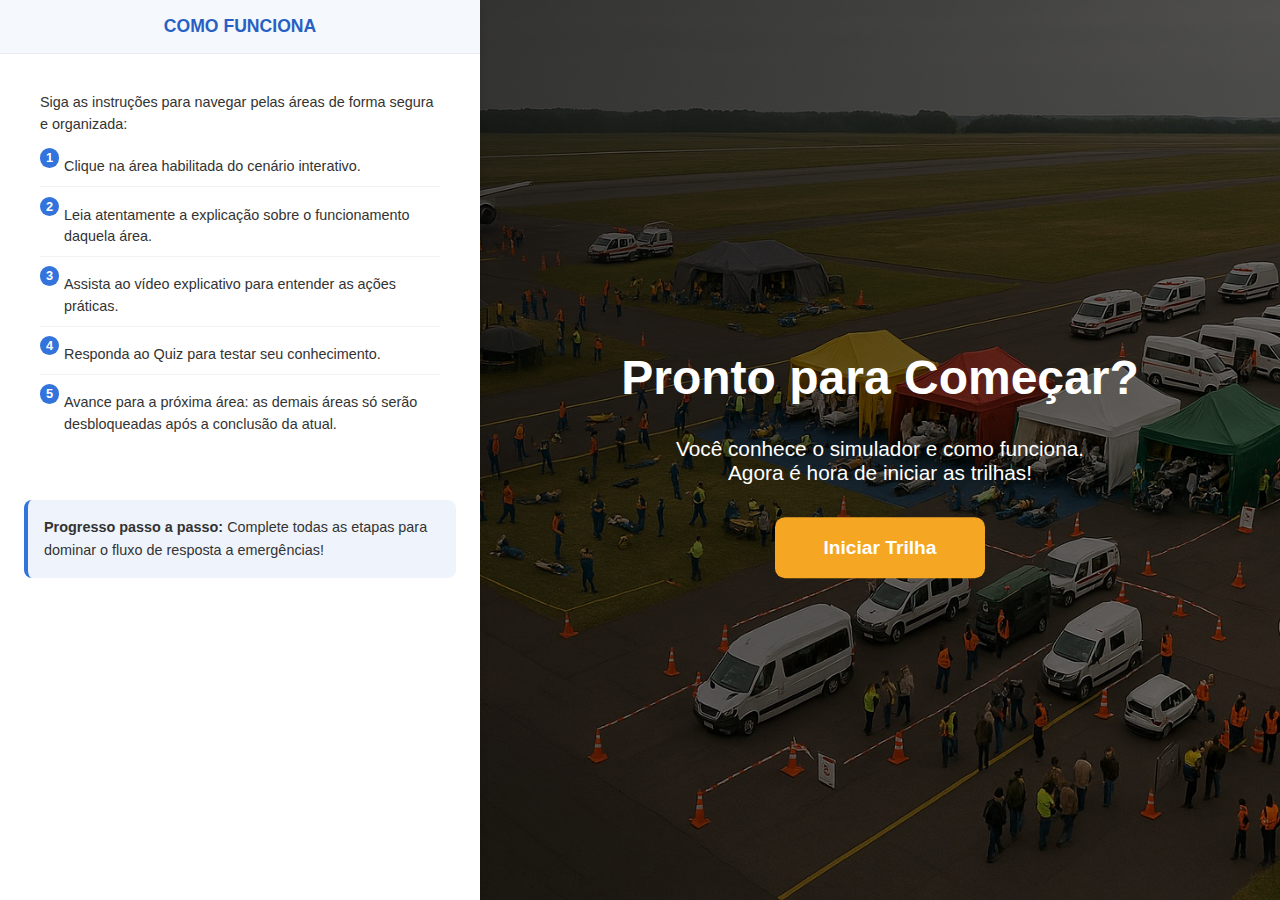
<file: como-funciona.html>
<!DOCTYPE html>
<html lang="pt-BR">
<head>
  <meta charset="UTF-8">
  <meta name="viewport" content="width=device-width, initial-scale=1.0, maximum-scale=1.0, user-scalable=no">
  <title>Como Funciona | Simulador INFRAERO</title>
  <link rel="stylesheet" href="css/modern-layout.css">
  <link rel="stylesheet" href="https://cdnjs.cloudflare.com/ajax/libs/font-awesome/6.0.0/css/all.min.css">
  <link rel="preconnect" href="https://fonts.googleapis.com">
  <link rel="preconnect" href="https://fonts.gstatic.com" crossorigin>
  <link href="https://fonts.googleapis.com/css2?family=Inter:wght@300;400;500;600;700&display=swap" rel="stylesheet">
  <style>
    .page-container {
      padding: 0;
      display: flex;
      flex-direction: column;
      height: 100%;
    }

    .page-header {
      background: linear-gradient(135deg, var(--secondary-color) 0%, var(--dark-color) 100%);
      color: white;
      padding: 2rem;
      text-align: center;
      position: relative;
      border-radius: 0 0 var(--border-radius) var(--border-radius);
      margin-bottom: 2rem;
    }

    .page-title {
      font-size: 2.5rem;
      font-weight: 700;
      margin-bottom: 0.5rem;
      text-shadow: 0 2px 4px rgba(0, 0, 0, 0.2);
    }

    .page-subtitle {
      font-size: 1.2rem;
      font-weight: 400;
      opacity: 0.9;
      max-width: 800px;
      margin: 0 auto;
    }

    .page-content {
      flex: 1;
      padding: 0 2rem 2rem;
      overflow-y: auto;
    }

    .step-container {
      display: flex;
      flex-direction: column;
      gap: 2rem;
      margin: 2rem 0;
    }

    .step-card {
      background-color: white;
      border-radius: var(--border-radius);
      box-shadow: var(--shadow-md);
      display: flex;
      overflow: hidden;
      transition: all var(--transition-speed) ease;
      position: relative;
    }

    .step-card:hover {
      transform: translateY(-3px);
      box-shadow: var(--shadow-lg);
    }

    .step-number {
      background-color: var(--primary-color);
      color: white;
      width: 80px;
      min-width: 80px;
      display: flex;
      align-items: center;
      justify-content: center;
      font-size: 2rem;
      font-weight: 700;
    }

    .step-content {
      padding: 1.5rem;
      flex: 1;
    }

    .step-title {
      font-size: 1.3rem;
      font-weight: 600;
      color: var(--primary-dark);
      margin-bottom: 0.5rem;
    }

    .step-desc {
      color: var(--text-color);
      line-height: 1.6;
    }

    .step-icon {
      margin-right: 0.5rem;
      color: var(--primary-color);
    }

    .feature-list {
      background-color: white;
      border-radius: var(--border-radius);
      box-shadow: var(--shadow-md);
      padding: 1.5rem;
      margin: 2rem 0;
    }

    .feature-item {
      display: flex;
      align-items: flex-start;
      padding: 1rem 0;
      border-bottom: 1px solid rgba(0,0,0,0.05);
    }

    .feature-item:last-child {
      border-bottom: none;
    }

    .feature-icon {
      background-color: rgba(50, 115, 220, 0.1);
      color: var(--primary-color);
      width: 40px;
      height: 40px;
      min-width: 40px;
      border-radius: 50%;
      display: flex;
      align-items: center;
      justify-content: center;
      margin-right: 1rem;
    }

    .feature-info {
      flex: 1;
    }

    .feature-title {
      font-weight: 600;
      margin-bottom: 0.3rem;
    }

    .feature-desc {
      color: var(--text-light);
      font-size: 0.95rem;
      line-height: 1.5;
    }

    .tips-box {
      background-color: rgba(245, 166, 35, 0.1);
      border-left: 4px solid var(--accent-color);
      padding: 1.5rem;
      border-radius: 0 var(--border-radius) var(--border-radius) 0;
      margin: 2rem 0;
    }

    .tips-title {
      color: var(--accent-color);
      font-weight: 600;
      display: flex;
      align-items: center;
      margin-bottom: 1rem;
    }

    .tips-title i {
      margin-right: 0.5rem;
    }

    .tips-list {
      margin: 0;
      padding: 0 0 0 1.5rem;
    }

    .tips-list li {
      margin-bottom: 0.8rem;
      line-height: 1.5;
    }

    .tips-list li:last-child {
      margin-bottom: 0;
    }

    .navigation-flow {
      background-color: white;
      border-radius: var(--border-radius);
      box-shadow: var(--shadow-md);
      padding: 1.5rem;
      margin: 2rem 0;
      position: relative;
    }

    .flow-title {
      text-align: center;
      margin-bottom: 1.5rem;
      font-weight: 600;
      color: var(--primary-dark);
    }

    .flow-diagram {
      display: flex;
      align-items: center;
      justify-content: space-between;
      margin: 0 auto;
      max-width: 800px;
    }

    .flow-step {
      flex: 1;
      text-align: center;
      padding: 1rem 0.5rem;
      position: relative;
    }

    .flow-step:not(:last-child):after {
      content: "→";
      position: absolute;
      right: -10px;
      top: 50%;
      transform: translateY(-50%);
      font-size: 1.5rem;
      color: var(--text-light);
    }

    .flow-icon {
      background-color: var(--primary-color);
      color: white;
      width: 50px;
      height: 50px;
      border-radius: 50%;
      display: flex;
      align-items: center;
      justify-content: center;
      margin: 0 auto 0.5rem;
      font-size: 1.2rem;
    }

    .flow-text {
      font-size: 0.9rem;
      font-weight: 500;
    }

    @media (max-width: 768px) {
      .step-card {
        flex-direction: column;
      }

      .step-number {
        width: 100%;
        height: 60px;
      }

      .flow-diagram {
        flex-direction: column;
      }

      .flow-step {
        margin-bottom: 1rem;
      }

      .flow-step:not(:last-child):after {
        content: "↓";
        position: absolute;
        right: 50%;
        top: auto;
        bottom: -20px;
        transform: translateX(50%);
      }
    }
  </style>
</head>  <body>
    <!-- Botão de menu mobile -->
    <button class="menu-toggle" onclick="toggleSidebar()">
      <i class="fas fa-bars"></i>
    </button>
    
    <!-- Overlay para fechar sidebar -->
    <div class="sidebar-overlay" onclick="closeSidebar()"></div>
    
    <div class="main-container">
    <!-- Sidebar com conteúdo simplificado -->
    <aside class="sidebar">
      <div class="sidebar-title">Como Funciona</div>
      
      <div class="sidebar-content">
        <div class="sidebar-section">
          <p>Siga as instruções para navegar pelas áreas de forma segura e organizada:</p>
          <ul class="sidebar-list sidebar-steps">
            <li>Clique na área habilitada do cenário interativo.</li>
            <li>Leia atentamente a explicação sobre o funcionamento daquela área.</li>
            <li>Assista ao vídeo explicativo para entender as ações práticas.</li>
            <li>Responda ao Quiz para testar seu conhecimento.</li>
            <li>Avance para a próxima área: as demais áreas só serão desbloqueadas após a conclusão da atual.</li>
          </ul>
        </div>
        
        <div class="sidebar-highlight">
          <p><strong>Progresso passo a passo:</strong> Complete todas as etapas para dominar o fluxo de resposta a emergências!</p>
        </div>
      </div>
    </aside>
    
    <!-- Conteúdo principal -->
    <main class="main-content">
      <div class="page-with-bg">
        <img src="assets/images/campo.jpg" alt="Campo de Operações" class="bg-image">
        <div class="overlay"></div>
        
        <div class="centered-content" style="color: white; text-align: center;">
          <h1 style="font-size: 3rem;">Pronto para Começar?</h1>
          <p style="font-size: 1.3rem; margin-bottom: 2rem;">Você conhece o simulador e como funciona. <br/> Agora é hora de iniciar as trilhas!</p>

          <a href="mapa.html" class="btn btn-lg" style="font-size: 1.2rem; padding: 1.2rem 3rem; background: #f5a623; border: none;">Iniciar Trilha</a>
        </div>
      </div>
    </main>
  </div>
  
  <script>
    // Função para toggle da sidebar em mobile
    function toggleSidebar() {
      const sidebar = document.querySelector('.sidebar');
      const overlay = document.querySelector('.sidebar-overlay');
      
      sidebar.classList.toggle('active');
      overlay.classList.toggle('active');
    }
    
    // Função para fechar sidebar
    function closeSidebar() {
      const sidebar = document.querySelector('.sidebar');
      const overlay = document.querySelector('.sidebar-overlay');
      
      sidebar.classList.remove('active');
      overlay.classList.remove('active');
    }
    
    // Fechar sidebar ao clicar fora dela em mobile
    document.addEventListener('click', function(e) {
      const sidebar = document.querySelector('.sidebar');
      const menuToggle = document.querySelector('.menu-toggle');
      
      if (window.innerWidth <= 992 && 
          !sidebar.contains(e.target) && 
          !menuToggle.contains(e.target) &&
          sidebar.classList.contains('active')) {
        closeSidebar();
      }
    });
    
    // Fechar sidebar ao clicar em links
    const sidebarLinks = document.querySelectorAll('.sidebar a');
    sidebarLinks.forEach(link => {
      link.addEventListener('click', closeSidebar);
    });
    
    // Prevenir zoom duplo em mobile
    let lastTouchEnd = 0;
    document.addEventListener('touchend', function(e) {
      const now = (new Date()).getTime();
      if (now - lastTouchEnd <= 300) {
        e.preventDefault();
      }
      lastTouchEnd = now;
    }, false);
  </script>
</body>
</html>
</file>
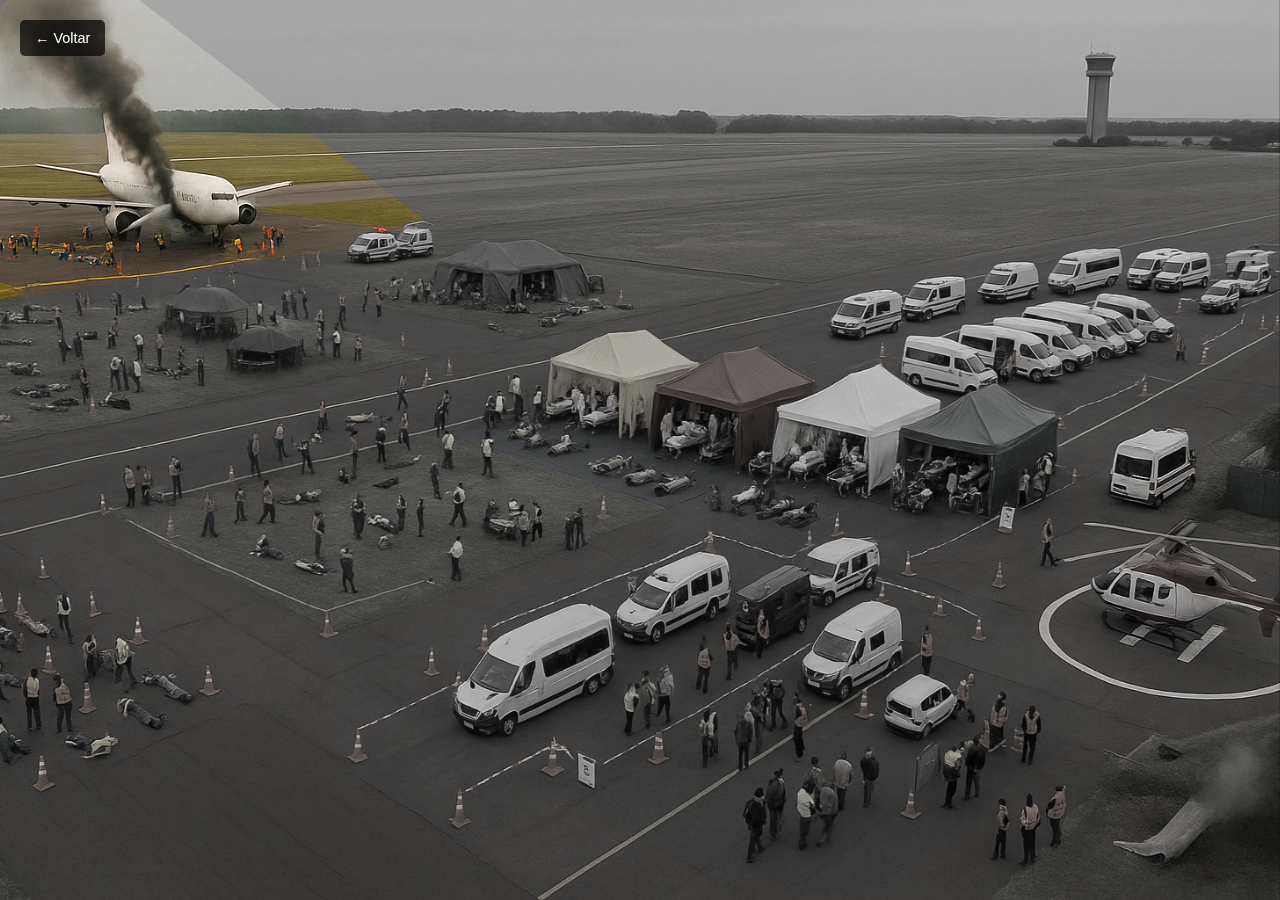
<file: final.html>
<!DOCTYPE html>
<html lang="pt-br">
<head>
  <meta charset="UTF-8">
  <meta name="viewport" content="width=device-width, initial-scale=1.0, maximum-scale=1.0, user-scalable=no">
  <title>Simulador INFRAERO - Conclusão</title>
  <link rel="stylesheet" href="css/modern-layout.css">
  <link rel="stylesheet" href="https://cdnjs.cloudflare.com/ajax/libs/font-awesome/6.0.0/css/all.min.css">
  <style>
    .campo-container {
      position: relative;
      width: 100%;
      height: 100vh;
      overflow: hidden;
    }
    
    .campo-img {
      width: 100%;
      height: 100%;
      object-fit: cover;
      filter: brightness(1.05) contrast(1.05) saturate(1.1);
      animation: zoomEffect 45s infinite alternate ease-in-out;
      z-index: 1;
    }
    
    @keyframes zoomEffect {
      0% { transform: scale(1); }
      100% { transform: scale(1.03); }
    }
    
    /* Estilos simplificados sem as áreas */
    .conclusao-container {
      position: absolute;
      top: 50%;
      left: 50%;
      transform: translate(-50%, -50%);
      text-align: center;
      z-index: 100;
      width: 90%;
      max-width: 800px;
    }
    
    .conclusao-card {
      background: rgba(255, 255, 255, 0.95);
      padding: 50px 60px;
      border-radius: var(--border-radius);
      box-shadow: var(--shadow-lg);
      backdrop-filter: blur(10px);
      border: 1px solid rgba(255, 255, 255, 0.6);
      animation: fadeIn 1s ease-out, floatUp 1.5s ease-out;
    }
    
    .conclusao-card h1 {
      margin: 0;
      color: var(--primary-dark);
      font-size: 2rem;
      font-weight: 700;
      text-shadow: 0 1px 2px rgba(0, 0, 0, 0.1);
      line-height: 1.2;
      letter-spacing: -0.5px;
    }
    
    .conclusao-card h2 {
      margin: 10px 0 20px;
      color: var(--primary-color);
      font-size: 1.8rem;
      font-weight: 500;
    }
    
    .conclusao-card p {
      margin: 20px 0 0;
      color: var(--secondary-color);
      font-size: 1.1rem;
      line-height: 1.6;
    }
    
    @keyframes fadeIn {
      from { opacity: 0; }
      to { opacity: 1; }
    }
    
    @keyframes floatUp {
      from { transform: translateY(30px); }
      to { transform: translateY(0); }
    }
    
    /* Responsividade Mobile */
    @media (max-width: 1024px) {
      .conclusao-card {
        padding: 40px 50px;
        max-width: 90%;
      }
      
      .conclusao-card h1 {
        font-size: 1.8rem;
      }
      
      .conclusao-card h2 {
        font-size: 1.6rem;
      }
      
      .conclusao-card p {
        font-size: 1rem;
      }
    }
    
    @media (max-width: 768px) {
      .conclusao-card {
        padding: 30px 40px;
        width: 95%;
        max-width: 95%;
      }
      
      .conclusao-card h1 {
        font-size: 1.6rem;
        line-height: 1.3;
      }
      
      .conclusao-card h2 {
        font-size: 1.4rem;
        margin: 15px 0;
      }
      
      .conclusao-card p {
        font-size: 0.95rem;
        line-height: 1.5;
        margin: 15px 0;
      }
    }
    
    @media (max-width: 480px) {
      .conclusao-container {
        width: 95%;
        padding: 0 10px;
      }
      
      .conclusao-card {
        padding: 25px 20px;
        margin: 10px;
      }
      
      .conclusao-card h1 {
        font-size: 1.4rem;
        line-height: 1.3;
        margin-bottom: 10px;
      }
      
      .conclusao-card h2 {
        font-size: 1.2rem;
        margin: 10px 0 15px;
      }
      
      .conclusao-card p {
        font-size: 0.9rem;
        line-height: 1.4;
        margin: 10px 0;
      }
    }
    
    @media (max-width: 360px) {
      .conclusao-card {
        padding: 20px 15px;
      }
      
      .conclusao-card h1 {
        font-size: 1.3rem;
      }
      
      .conclusao-card h2 {
        font-size: 1.1rem;
      }
      
      .conclusao-card p {
        font-size: 0.85rem;
      }
    }
    
    @media (max-width: 320px) {
      .conclusao-card {
        padding: 15px 10px;
      }
      
      .conclusao-card h1 {
        font-size: 1.2rem;
      }
      
      .conclusao-card h2 {
        font-size: 1rem;
      }
      
      .conclusao-card p {
        font-size: 0.8rem;
      }
    }
  </style>
</head>
<body>
    <!-- Conteúdo principal -->
    <main class="main-content">
      <div class="campo-container">
        <img src="assets/images/campo.jpg" alt="Campo de operações" class="bg-image">
        
        <!-- Overlay com plano preto suave -->
        <div class="overlay"></div>
    
        <div class="conclusao-container">
          <div class="conclusao-card">
            <h1>Parabéns por concluir o simulador!</h1>
            <h2>Você completou todas as trilhas</h2>
            <p>Você acaba de reforçar conhecimentos essenciais sobre o atendimento em emergências aeroportuárias. Lembre-se: agir com preparo e clareza pode salvar vidas.</p>
          </div>
        </div>
      </div>
    </main>
  </div>

  <script>
    document.addEventListener('DOMContentLoaded', function() {
      // Verificar se o usuário completou todas as áreas
      const simuladorCompleto = localStorage.getItem('simuladorCompleto');
      const areasVisitadas = JSON.parse(localStorage.getItem('areasVisitadas')) || [];
      const trilhasNecessarias = [1, 2, 3, 4, 5]; // coleta, triagem, estabilizacao, transporte, outros
      
      // Verificar se todas as trilhas necessárias foram visitadas/completadas
      const todasTrilhasCompletas = trilhasNecessarias.every(trilha => areasVisitadas.includes(trilha));
      
      if (!simuladorCompleto && !todasTrilhasCompletas) {
        console.log('Acesso não autorizado à página final. Redirecionando para o mapa...');
        window.location.href = 'mapa.html';
        return;
      }
      
      // Adicionar botão para recomeçar o simulador
      const conclusaoCard = document.querySelector('.conclusao-card');
      if (conclusaoCard) {
        const botaoContainer = document.createElement('div');
        botaoContainer.style.marginTop = '30px';
        
        const botaoRecomecar = document.createElement('a');
        botaoRecomecar.innerHTML = 'Recomeçar Simulador';
        botaoRecomecar.className = 'btn btn-lg';
        botaoRecomecar.style.display = 'inline-block';
        botaoRecomecar.style.cursor = 'pointer';
        
        // Adicionar responsividade ao botão
        if (window.innerWidth <= 480) {
          botaoRecomecar.style.fontSize = '0.9rem';
          botaoRecomecar.style.padding = '10px 20px';
        }
        
        botaoRecomecar.addEventListener('click', function(e) {
          e.preventDefault();
          
          // Limpar dados salvos
          localStorage.removeItem('areasVisitadas');
          localStorage.removeItem('areasDesbloqueadas');
          localStorage.removeItem('simuladorCompleto');
          
          // Redirecionar para a página inicial
          window.location.href = 'index.html';
        });
        
        botaoContainer.appendChild(botaoRecomecar);
        conclusaoCard.appendChild(botaoContainer);
      }
      
      // Adicionar suporte para orientação
      function handleOrientationChange() {
        setTimeout(() => {
          const conclusaoCard = document.querySelector('.conclusao-card');
          if (conclusaoCard) {
            conclusaoCard.style.transition = 'all 0.3s ease';
          }
        }, 100);
      }
      
      window.addEventListener('orientationchange', handleOrientationChange);
      window.addEventListener('resize', handleOrientationChange);
    });
  </script>
</body>
</html>
</file>
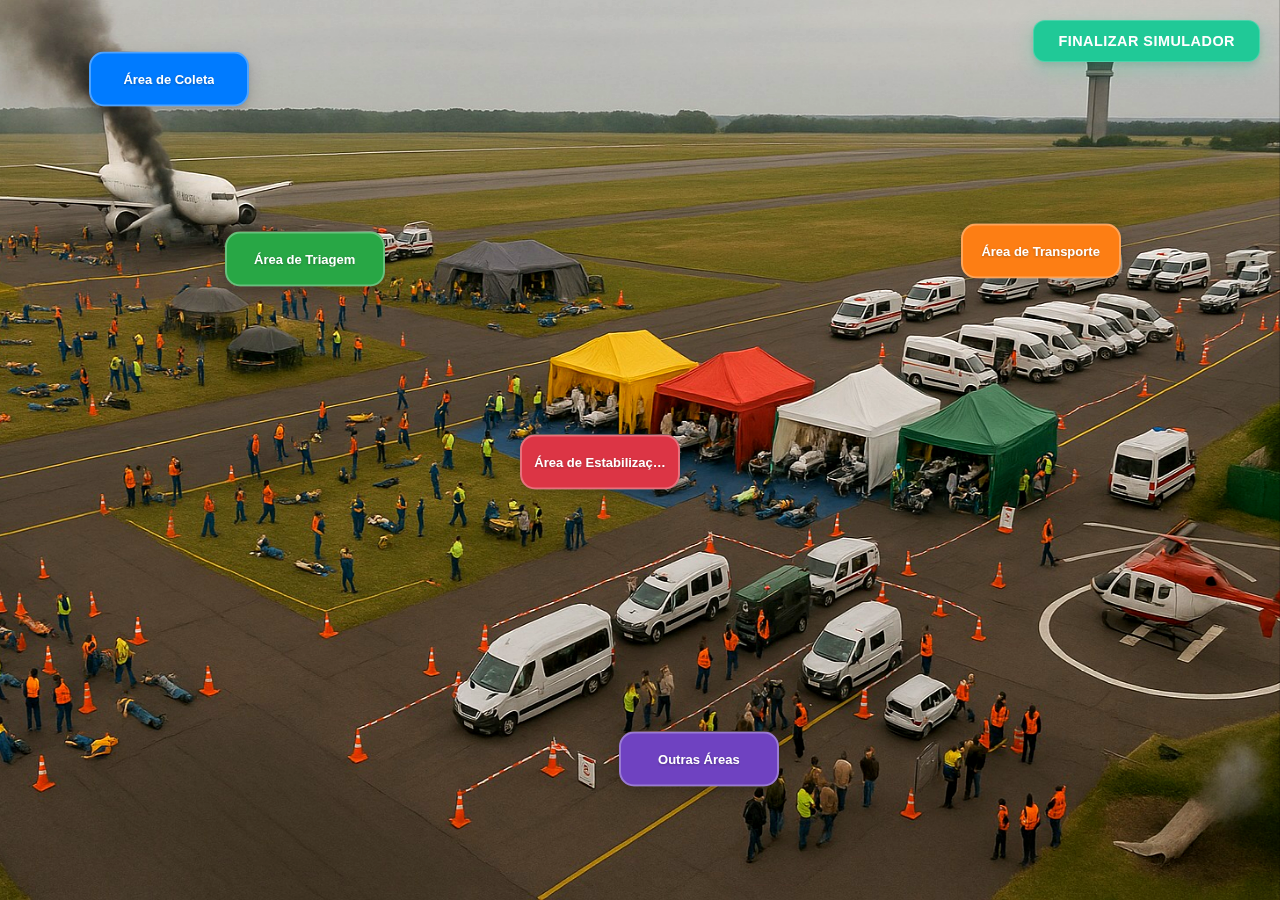
<file: mapa-finalizado.html>
<!DOCTYPE html>
<html lang="pt-BR">
  <head>
    <meta charset="UTF-8" />
    <meta
      name="viewport"
      content="width=device-width, initial-scale=1.0, maximum-scale=1.0, user-scalable=no"
    />
    <title>Mapa Finalizado - Simulador Infraero</title>
    <link rel="stylesheet" href="css/styles.css" />
    <link rel="stylesheet" href="css/mapa-finalizado.css" />
  </head>
  <body>
    <div class="mapa-container mapa-finalizado">
      <!-- Imagem de fundo colorida sem grayscale -->
      <img
        src="assets/images/campo.jpg"
        alt="Mapa do Simulador Finalizado"
        class="mapa-img mapa-colorida"
      />

      <!-- Botões interativos das áreas -->
      <div class="areas-finalizadas">
        <!-- Botão Área de Coleta -->
        <button
          class="botao-area area-coleta-btn"
          data-area="coleta"
          data-trilha="1"
          style="top: 8.8%; left: 13.2%; transform: translate(-50%, -50%)"
        >
          <span class="botao-area-texto">Área de Coleta</span>
        </button>

        <!-- Botão Área de Triagem -->
        <button
          class="botao-area area-triagem-btn"
          data-area="triagem"
          data-trilha="2"
          style="top: 28.8%; left: 23.8%; transform: translate(-50%, -50%)"
        >
          <span class="botao-area-texto">Área de Triagem</span>
        </button>

        <!-- Botão Área de Estabilização -->
        <button
          class="botao-area area-estabilizacao-btn"
          data-area="estabilizacao"
          data-trilha="3"
          style="top: 51.3%; left: 46.9%; transform: translate(-50%, -50%)"
        >
          <span class="botao-area-texto">Área de Estabilização</span>
        </button>

        <!-- Botão Área de Transporte -->
        <button
          class="botao-area area-transporte-btn"
          data-area="transporte"
          data-trilha="4"
          style="top: 27.9%; left: 81.3%; transform: translate(-50%, -50%)"
        >
          <span class="botao-area-texto">Área de Transporte</span>
        </button>

        <!-- Botão Outras Áreas -->
        <button
          class="botao-area area-outros-btn"
          data-area="outros"
          data-trilha="5"
          style="top: 84.3%; left: 54.6%; transform: translate(-50%, -50%)"
        >
          <span class="botao-area-texto">Outras Áreas</span>
        </button>
      </div>

      <!-- Indicador de Zoom -->
      <div class="zoom-indicator" id="zoomIndicator">Focalizando área...</div>

      <!-- Botão Finalizar Simulador (lado direito) -->
      <div class="finalizar-simulador-controls">
        <button
          type="button"
          class="btn-finalizar-simulador"
          id="btnFinalizarSimulador"
        >
          FINALIZAR SIMULADOR
        </button>
      </div>

      <!-- Painel lateral de informações (EXATAMENTE igual ao mapa.html) -->
      <div class="painel-trilha" id="painelTrilha">
        <div class="painel-header">
          <h2 id="trilhaTitulo">Área de Triagem</h2>
          <button type="button" class="btn-fechar" id="fecharPainel"></button>
        </div>

        <div class="painel-conteudo">
          <div class="trilha-info">
            <div class="info-item">
              <h3>Objetivo</h3>
              <p id="trilhaObjetivo">
                Classificar vítimas de acordo com a gravidade de suas lesões.
              </p>
            </div>

            <div class="info-item">
              <div class="trilha-imagem">
                <img
                  id="trilhaImagem"
                  src="assets/images/campo.jpg"
                  alt="Imagem da área"
                />
              </div>
            </div>

            <div class="info-item">
              <h3>Descrição</h3>
              <p id="trilhaDescricao">
                A Área de Triagem está localizada a aproximadamente 90 metros do
                acidente, levando em consideração a direção do vento para evitar
                a contaminação. É aqui que as vítimas são classificadas de
                acordo com a gravidade de suas lesões. Em casos de insegurança
                no local, a triagem pode ser adiada.
              </p>
            </div>
          </div>

          <div class="painel-acoes">
            <button type="button" class="btn-assistir-video" id="assistirVideo">
              ASSISTIR VÍDEO
            </button>
          </div>
        </div>
      </div>
    </div>

    <!-- Modal de Vídeo (EXATAMENTE igual ao mapa.html) -->
    <div id="modalVideo" class="modal-video">
      <div class="modal-conteudo">
        <div class="modal-header">
          <h3 id="videoTitulo">Vídeo Educativo</h3>
          <button
            type="button"
            class="btn-fechar-modal"
            id="btnFecharModalVideo"
          ></button>
        </div>
        <div class="modal-body">
          <div id="videoContainer" class="video-container">
            <video id="videoPlayer" controls style="display: none">
              <source src="" type="video/mp4" />
              Seu navegador não suporta o elemento de vídeo.
            </video>
            <iframe
              id="youtubePlayer"
              width="100%"
              src=""
              title="YouTube video player"
              frameborder="0"
              allow="accelerometer; autoplay; clipboard-write; encrypted-media; gyroscope; picture-in-picture; web-share"
              allowfullscreen
              style="display: none"
            >
            </iframe>
          </div>
        </div>
        <div class="modal-footer">
          <button
            type="button"
            class="btn-iniciar-simulado"
            id="btnIniciarSimulado"
          >
            INICIAR SIMULADO
          </button>
        </div>
      </div>
    </div>

    <!-- Modal de Simulado (EXATAMENTE igual ao mapa.html) -->
    <div id="modalSimulado" class="modal-simulado">
      <div class="simulado-conteudo">
        <div class="simulado-header">
          <h3 id="simuladoTitulo">Simulado</h3>
          <div class="progresso">
            <span id="questaoAtual">1</span>/<span id="totalQuestoes">5</span>
          </div>
          <button
            type="button"
            class="btn-fechar-simulado"
            id="btnFecharSimuladoHeader"
          ></button>
        </div>
        <div class="simulado-body">
          <div class="questao" id="questaoContainer">
            <h4>Questão <span id="numeroQuestao">1</span></h4>
            <div class="pergunta" id="perguntaTexto"></div>
            <div class="opcoes" id="opcoesContainer"></div>
          </div>
          <div class="resultado" id="resultadoContainer" style="display: none">
            <div class="pontuacao" id="pontuacaoFinal"></div>
          </div>
        </div>
        <div class="simulado-footer">
          <div class="navegacao-esquerda">
            <button
              type="button"
              class="btn-navegacao btn-anterior"
              id="btnAnterior"
              disabled
            >
              Anterior
            </button>
          </div>
          <div class="navegacao-direita">
            <button
              type="button"
              class="btn-navegacao btn-proximo"
              id="btnProximo"
            >
              Próximo
            </button>
            <button
              type="button"
              class="btn-navegacao btn-finalizar"
              id="btnFinalizar"
              style="display: none"
            >
              Finalizar
            </button>
            <button
              type="button"
              class="btn-navegacao btn-proxima-area"
              id="btnProximaArea"
              style="display: none"
            >
              Próxima Área
            </button>
            <button
              type="button"
              class="btn-navegacao btn-tente-novamente"
              id="btnTenteNovamente"
              style="display: none"
            >
              Tente Novamente
            </button>
            <button
              type="button"
              class="btn-fechar-texto"
              id="btnFecharSimulado"
              style="display: none"
            >
              Fechar
            </button>
          </div>
        </div>
      </div>
    </div>

    <script type="module" src="js/mapa-finalizado.js"></script>
  </body>
</html>
</file>
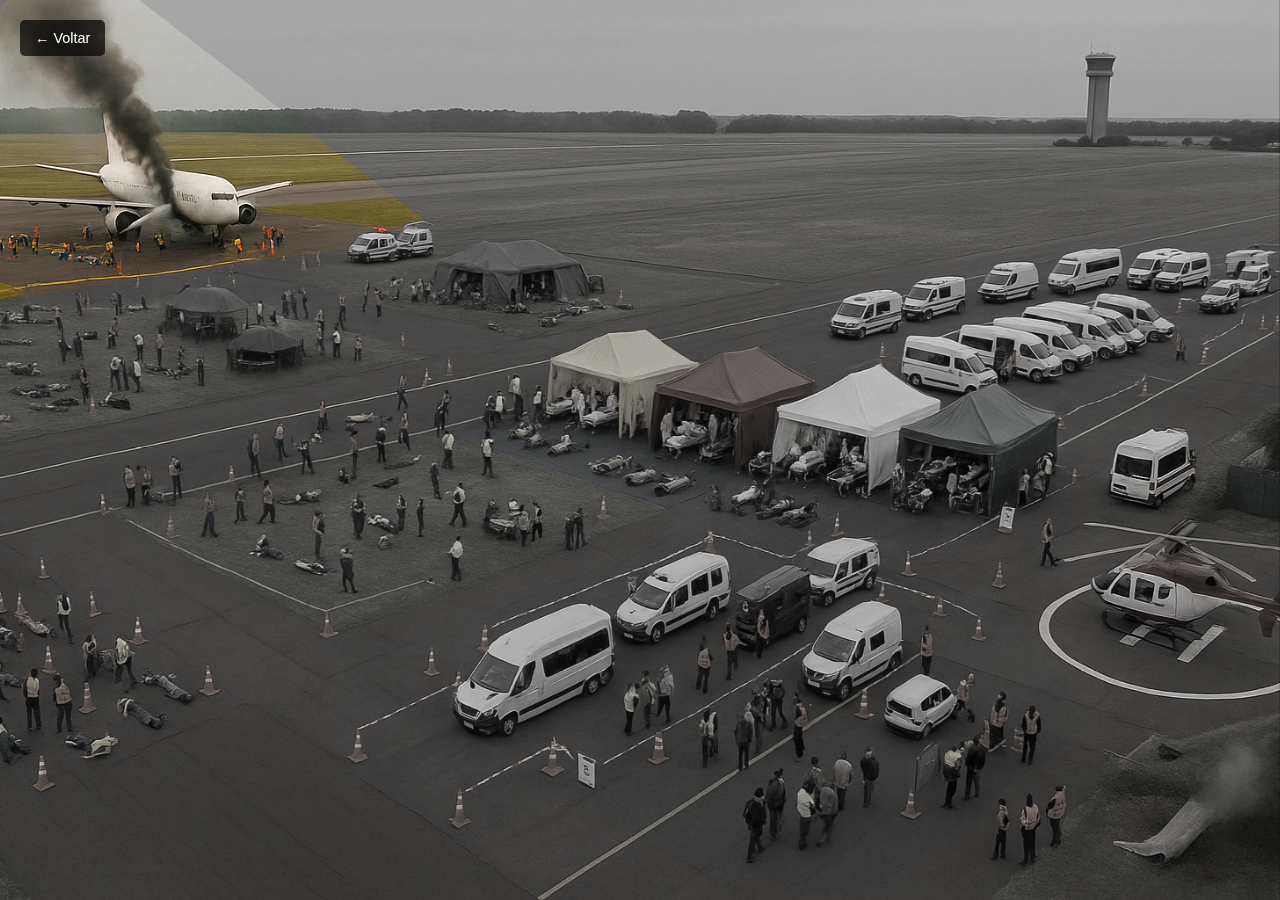
<file: mapa.html>
<!DOCTYPE html>
<html lang="pt-BR">
  <head>
    <meta charset="UTF-8" />
    <meta
      name="viewport"
      content="width=device-width, initial-scale=1.0, maximum-scale=1.0, user-scalable=no"
    />
    <title>Mapa Interativo</title>
    <link rel="stylesheet" href="css/styles.css" />
    <link rel="preconnect" href="https://fonts.googleapis.com" />
    <link rel="preconnect" href="https://fonts.gstatic.com" crossorigin />
    <link
      href="https://fonts.googleapis.com/css2?family=Inter:wght@300;400;500;600;700&display=swap"
      rel="stylesheet"
    />
  </head>
  <body>
    <div class="mapa-container">
      <!-- Botão para retornar à página inicial -->
      <a href="index.html" class="btn-voltar-inicio">← Voltar</a>

      <img
        src="assets/images/campo.jpg"
        alt="Mapa do Simulador"
        class="mapa-img"
      />

      <!-- Áreas Interativas Sobrepostas -->
      <div class="areas-sobrepostas">
        <!-- Área de Coleta (disponível desde o início) -->
        <div
          class="area-interativa area-coleta"
          data-area="coleta"
          data-trilha="1"
          style="top: 0%; left: 0%; width: 100%; height: 100%"
        >
          <img
            src="assets/images/areas/coleta.png"
            alt="Área de Coleta"
            class="area-img"
          />
          <div class="area-hover">
            <span class="area-nome">Área de Coleta</span>
            <button
              type="button"
              class="btn-entrar-trilha"
              data-trilha="1"
              data-area="coleta"
            >
              Entrar na Trilha
            </button>
          </div>
        </div>

        <!-- Área de Triagem (bloqueada inicialmente) -->
        <div
          class="area-interativa area-triagem bloqueada"
          data-area="triagem"
          ``
          data-trilha="2"
          style="top: 0%; left: 0%; width: 100%; height: 100%"
        >
          <img
            src="assets/images/areas/triagem.png"
            alt="Área de Triagem"
            class="area-img"
          />
          <div class="area-hover">
            <span class="area-nome">Área de Triagem</span>
            <button
              type="button"
              class="btn-entrar-trilha"
              data-trilha="2"
              data-area="triagem"
            >
              Entrar na Trilha
            </button>
          </div>
        </div>

        <!-- Área de Estabilização (bloqueada inicialmente) -->
        <div
          class="area-interativa area-estabilizacao bloqueada"
          data-area="estabilizacao"
          data-trilha="3"
          style="top: 0%; left: 0%; width: 100%; height: 100%"
        >
          <img
            src="assets/images/areas/estabilizacao.png"
            alt="Área de Estabilização"
            class="area-img"
          />
          <div class="area-hover">
            <span class="area-nome">Área de Estabilização</span>
            <button
              type="button"
              class="btn-entrar-trilha"
              data-trilha="3"
              data-area="estabilizacao"
            >
              Entrar na Trilha
            </button>
          </div>
        </div>

        <!-- Área de Transporte (bloqueada inicialmente) -->
        <div
          class="area-interativa area-transporte bloqueada"
          data-area="transporte"
          data-trilha="4"
          style="top: 0%; left: 0%; width: 100%; height: 100%"
        >
          <img
            src="assets/images/areas/transporte.png"
            alt="Área de Transporte"
            class="area-img"
          />
          <div class="area-hover">
            <span class="area-nome">Área de Transporte</span>
            <button
              type="button"
              class="btn-entrar-trilha"
              data-trilha="4"
              data-area="transporte"
            >
              Entrar na Trilha
            </button>
          </div>
        </div>

        <!-- Outras Áreas (bloqueada inicialmente) -->
        <div
          class="area-interativa area-outros bloqueada"
          data-area="outros"
          data-trilha="5"
          style="top: 0%; left: 0%; width: 100%; height: 100%"
        >
          <img
            src="assets/images/areas/outros.png"
            alt="Outras Áreas"
            class="area-img"
          />
          <div class="area-hover">
            <span class="area-nome">Outras Áreas</span>
            <button
              type="button"
              class="btn-entrar-trilha"
              data-trilha="5"
              data-area="outros"
            >
              Entrar na Trilha
            </button>
          </div>
        </div>
      </div>

      <!-- Controles de Zoom -->
      <div class="zoom-controls">
        <button type="button" class="zoom-btn" id="zoomIn">+</button>
        <button type="button" class="zoom-btn" id="zoomOut">-</button>
        <button type="button" class="zoom-reset" id="zoomReset">↻</button>
      </div>

      <!-- Indicador de Zoom -->
      <div class="zoom-indicator" id="zoomIndicator">
        🔍 Focalizando área...
      </div>

      <!-- Botão Voltar Overview -->
      <div class="voltar-overview-controls">
        <button type="button" class="btn-voltar-mapa" id="voltarOverview">
          ← VOLTAR
        </button>
      </div>

      <!-- Painel lateral de informações -->
      <div class="painel-trilha" id="painelTrilha">
        <div class="painel-header">
          <h2 id="trilhaTitulo">Área de Triagem</h2>
          <button type="button" class="btn-fechar" id="fecharPainel"></button>
        </div>

        <div class="painel-conteudo">
          <div class="trilha-info">
            <div class="info-item">
              <h3>Objetivo</h3>
              <p id="trilhaObjetivo">
                Classificar vítimas de acordo com a gravidade de suas lesões.
              </p>
            </div>

            <div class="info-item">
              <div class="trilha-imagem">
                <img
                  id="trilhaImagem"
                  src="assets/images/campo.jpg"
                  alt="Imagem da área"
                />
              </div>
            </div>

            <div class="info-item">
              <h3>Descrição</h3>
              <p id="trilhaDescricao">
                A Área de Triagem está localizada a aproximadamente 90 metros do
                acidente, levando em consideração a direção do vento para evitar
                a contaminação. É aqui que as vítimas são classificadas de
                acordo com a gravidade de suas lesões. Em casos de insegurança
                no local, a triagem pode ser adiada.
              </p>
            </div>
          </div>

          <div class="painel-acoes">
            <button type="button" class="btn-assistir-video" id="assistirVideo">
              <span class="icone-play">▶</span> ASSISTIR VÍDEO
            </button>
          </div>
        </div>
      </div>
    </div>

    <!-- Modal de Vídeo -->
    <div id="modalVideo" class="modal-video">
      <div class="modal-conteudo">
        <div class="modal-header">
          <h3 id="videoTitulo">Vídeo Educativo</h3>
          <button
            type="button"
            class="btn-fechar-modal"
            id="btnFecharModalVideo"
          ></button>
        </div>
        <div class="modal-body">
          <div id="videoContainer" class="video-container">
            <video id="videoPlayer" controls style="display: none">
              <source src="" type="video/mp4" />
              Seu navegador não suporta o elemento de vídeo.
            </video>
            <iframe
              id="youtubePlayer"
              width="100%"
              src=""
              title="YouTube video player"
              frameborder="0"
              allow="accelerometer; autoplay; clipboard-write; encrypted-media; gyroscope; picture-in-picture; web-share"
              allowfullscreen
              style="display: none"
            >
            </iframe>
          </div>
        </div>
        <div class="modal-footer">
          <button
            type="button"
            class="btn-iniciar-simulado"
            id="btnIniciarSimulado"
          >
            INICIAR SIMULADO
          </button>
        </div>
      </div>
    </div>

    <!-- Modal de Simulado -->
    <div id="modalSimulado" class="modal-simulado">
      <div class="simulado-conteudo">
        <div class="simulado-header">
          <h3 id="simuladoTitulo">Simulado</h3>
          <div class="progresso">
            <span id="questaoAtual">1</span>/<span id="totalQuestoes">5</span>
          </div>
          <button
            type="button"
            class="btn-fechar-simulado"
            id="btnFecharSimuladoHeader"
          ></button>
        </div>
        <div class="simulado-body">
          <div class="questao" id="questaoContainer">
            <h4>Questão <span id="numeroQuestao">1</span></h4>
            <div class="pergunta" id="perguntaTexto"></div>
            <div class="opcoes" id="opcoesContainer"></div>
          </div>
          <div class="resultado" id="resultadoContainer" style="display: none">
            <div class="pontuacao" id="pontuacaoFinal"></div>
          </div>
        </div>
        <div class="simulado-footer">
          <div class="navegacao-esquerda">
            <button
              type="button"
              class="btn-navegacao btn-anterior"
              id="btnAnterior"
              disabled
            >
              Anterior
            </button>
          </div>
          <div class="navegacao-direita">
            <button
              type="button"
              class="btn-navegacao btn-proximo"
              id="btnProximo"
            >
              Próximo
            </button>
            <button
              type="button"
              class="btn-navegacao btn-finalizar"
              id="btnFinalizar"
              style="display: none"
            >
              Finalizar
            </button>
            <button
              type="button"
              class="btn-navegacao btn-proxima-area"
              id="btnProximaArea"
              style="display: none"
            >
              Próxima Área
            </button>
            <button
              type="button"
              class="btn-navegacao btn-tente-novamente"
              id="btnTenteNovamente"
              style="display: none"
            >
              Tente Novamente
            </button>
            <button
              type="button"
              class="btn-fechar-texto"
              id="btnFecharSimulado"
              style="display: none"
            >
              Fechar
            </button>
          </div>
        </div>
      </div>
    </div>

    <script type="module" src="js/main.js"></script>
  </body>
</html>
</file>
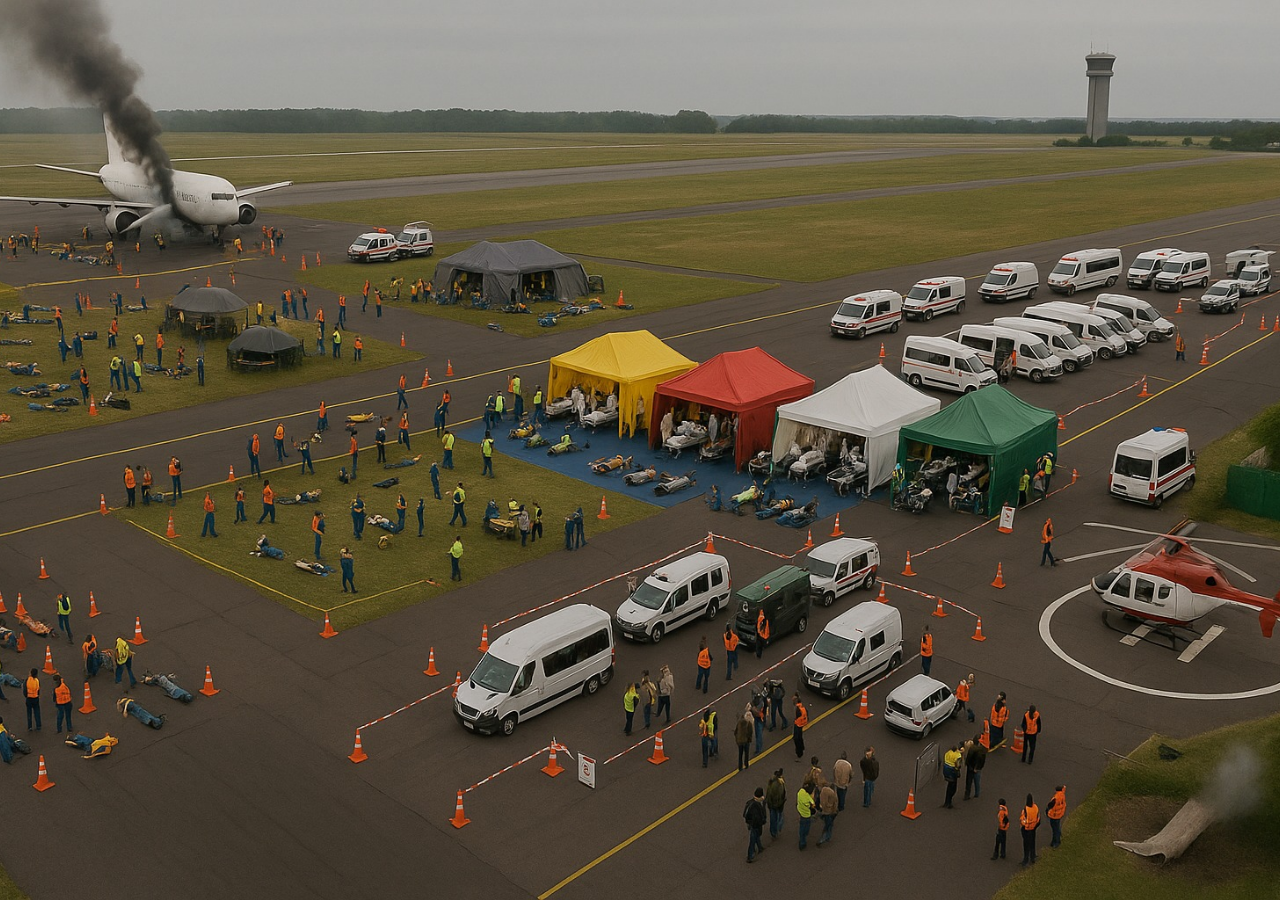
<file: mapeador.html>
<!DOCTYPE html>
<html lang="pt-BR">
<head>
  <meta charset="UTF-8" />
  <meta name="viewport" content="width=device-width, initial-scale=1.0, maximum-scale=1.0, user-scalable=no">
  <title>Mapeador de Áreas</title>
  <style>
    body {
      margin: 0;
      overflow: hidden;
      touch-action: none;
    }
    #mapa {
      width: 100vw;
      height: 100vh;
      object-fit: cover;
      cursor: crosshair;
    }
    .ponto {
      position: absolute;
      width: 10px;
      height: 10px;
      background: red;
      border-radius: 50%;
      transform: translate(-50%, -50%);
      pointer-events: none;
    }
    
    /* Responsividade Mobile */
    @media (max-width: 768px) {
      #mapa {
        cursor: pointer;
        touch-action: manipulation;
      }
      
      .ponto {
        width: 15px;
        height: 15px;
        z-index: 10;
      }
    }
    
    @media (max-width: 480px) {
      .ponto {
        width: 20px;
        height: 20px;
      }
    }
  </style>
</head>
<body>
  <img id="mapa" src="/assets/images/campo.jpg" alt="Mapa" />
  <script>
    const img = document.getElementById("mapa");

    function handleClick(e) {
      const rect = img.getBoundingClientRect();
      const xPercent = ((e.clientX - rect.left) / rect.width) * 100;
      const yPercent = ((e.clientY - rect.top) / rect.height) * 100;

      console.log(`{ x: ${xPercent.toFixed(1)}%, y: ${yPercent.toFixed(1)}% }`);

      // Marcar visualmente
      const ponto = document.createElement("div");
      ponto.classList.add("ponto");
      ponto.style.left = `${xPercent}%`;
      ponto.style.top = `${yPercent}%`;
      document.body.appendChild(ponto);
    }

    // Suporte para desktop
    img.addEventListener("click", handleClick);
    
    // Suporte para mobile/touch
    img.addEventListener("touchstart", function(e) {
      e.preventDefault();
      const touch = e.touches[0];
      const rect = img.getBoundingClientRect();
      const xPercent = ((touch.clientX - rect.left) / rect.width) * 100;
      const yPercent = ((touch.clientY - rect.top) / rect.height) * 100;

      console.log(`{ x: ${xPercent.toFixed(1)}%, y: ${yPercent.toFixed(1)}% }`);

      // Marcar visualmente
      const ponto = document.createElement("div");
      ponto.classList.add("ponto");
      ponto.style.left = `${xPercent}%`;
      ponto.style.top = `${yPercent}%`;
      document.body.appendChild(ponto);
    });
    
    // Prevenir comportamento padrão do touch
    document.addEventListener('touchmove', function(e) {
      e.preventDefault();
    }, { passive: false });
  </script>
</body>
</html>
</file>
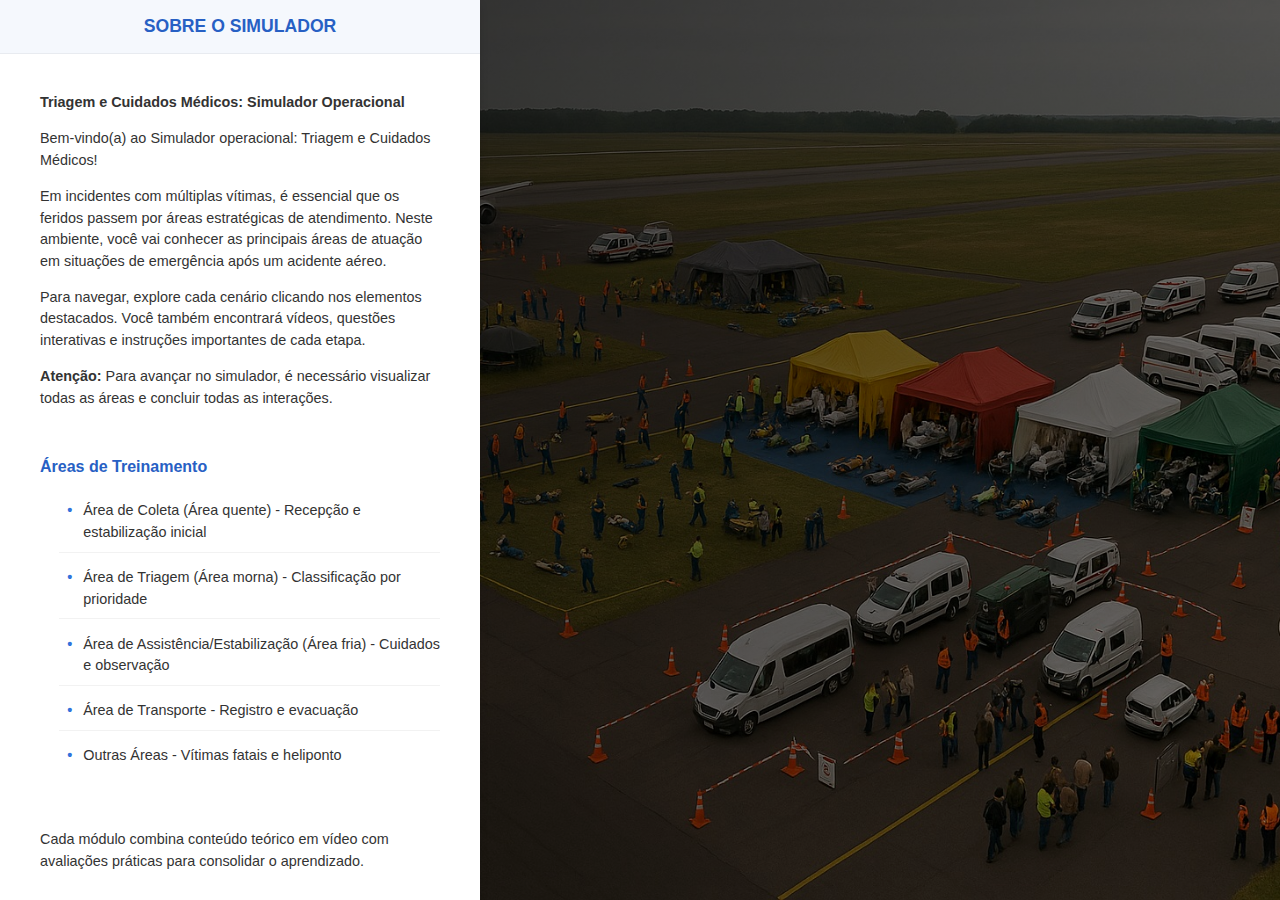
<file: sobre.html>
<!DOCTYPE html>
<html lang="pt-BR">
  <head>
    <meta charset="UTF-8" />
    <meta name="viewport" content="width=device-width, initial-scale=1.0, maximum-scale=1.0, user-scalable=no" />
    <title>Sobre o Simulador | INFRAERO</title>
    <link rel="stylesheet" href="css/modern-layout.css" />
    <link
      rel="stylesheet"
      href="https://cdnjs.cloudflare.com/ajax/libs/font-awesome/6.0.0/css/all.min.css"
    />
    <link rel="preconnect" href="https://fonts.googleapis.com">
    <link rel="preconnect" href="https://fonts.gstatic.com" crossorigin>
    <link href="https://fonts.googleapis.com/css2?family=Inter:wght@300;400;500;600;700&display=swap" rel="stylesheet">
    <style>
      .page-container {
        padding: 0;
        display: flex;
        flex-direction: column;
        height: 100%;
      }

      .page-header {
        background: linear-gradient(
          135deg,
          var(--primary-color) 0%,
          var(--primary-dark) 100%
        );
        color: white;
        padding: 2rem;
        text-align: center;
        position: relative;
        border-radius: 0 0 var(--border-radius) var(--border-radius);
        margin-bottom: 2rem;
      }

      .page-title {
        font-size: 2.5rem;
        font-weight: 700;
        margin-bottom: 0.5rem;
        text-shadow: 0 2px 4px rgba(0, 0, 0, 0.2);
      }

      .page-subtitle {
        font-size: 1.2rem;
        font-weight: 400;
        opacity: 0.9;
        max-width: 800px;
        margin: 0 auto;
      }

      .page-content {
        flex: 1;
        padding: 0 2rem 2rem;
        overflow-y: auto;
      }

      .area-card {
        background-color: white;
        border-radius: var(--border-radius);
        box-shadow: var(--shadow-md);
        padding: 1.5rem;
        margin-bottom: 1.5rem;
        transition: all var(--transition-speed) ease;
        display: flex;
        align-items: center;
        overflow: hidden;
        position: relative;
      }

      .area-card:hover {
        transform: translateY(-5px);
        box-shadow: var(--shadow-lg);
      }

      .area-icon {
        width: 100px;
        height: 100px;
        min-width: 100px;
        background-color: rgba(50, 115, 220, 0.1);
        border-radius: 50%;
        display: flex;
        align-items: center;
        justify-content: center;
        margin-right: 1.5rem;
        color: var(--primary-color);
      }

      .area-icon i {
        font-size: 2.5rem;
      }

      .area-info {
        flex: 1;
      }

      .area-title {
        font-size: 1.5rem;
        font-weight: 600;
        color: var(--primary-dark);
        margin-bottom: 0.5rem;
      }

      .area-desc {
        color: var(--text-color);
        line-height: 1.6;
        margin-bottom: 0.5rem;
      }

      .area-stats {
        display: flex;
        margin-top: 1rem;
        font-size: 0.9rem;
        color: var(--text-light);
      }

      .area-stat {
        margin-right: 1rem;
        display: flex;
        align-items: center;
      }

      .area-stat i {
        margin-right: 0.5rem;
        font-size: 1rem;
      }

      .difficulty-indicator {
        display: flex;
        align-items: center;
      }

      .difficulty-dot {
        width: 8px;
        height: 8px;
        border-radius: 50%;
        background-color: var(--accent-color);
        margin-right: 3px;
        opacity: 0.3;
      }

      .difficulty-dot.active {
        opacity: 1;
      }

      .intro-text {
        background-color: white;
        border-radius: var(--border-radius);
        padding: 2rem;
        margin-bottom: 2rem;
        box-shadow: var(--shadow-md);
        line-height: 1.8;
      }

      .intro-text p {
        margin-bottom: 1rem;
      }

      .intro-text p:last-child {
        margin-bottom: 0;
      }

      @media (max-width: 768px) {
        .area-card {
          flex-direction: column;
          text-align: center;
        }

        .area-icon {
          margin: 0 0 1rem 0;
        }

        .area-stats {
          justify-content: center;
        }
      }
    </style>
  </head>
  <body>
    <!-- Botão de menu mobile -->
    <button class="menu-toggle" onclick="toggleSidebar()">
      <i class="fas fa-bars"></i>
    </button>
    
    <!-- Overlay para fechar sidebar -->
    <div class="sidebar-overlay" onclick="closeSidebar()"></div>

    <div class="main-container">
      <!-- Sidebar com conteúdo simplificado -->
      <aside class="sidebar">
        <div class="sidebar-title">Sobre o Simulador</div>

        <div class="sidebar-content">
          <div class="sidebar-section">
            <p>
              <strong>Triagem e Cuidados Médicos: Simulador Operacional</strong>
            </p>
            <p>
              Bem-vindo(a) ao Simulador operacional: Triagem e Cuidados Médicos!
            </p>
            <p>
              Em incidentes com múltiplas vítimas, é essencial que os feridos
              passem por áreas estratégicas de atendimento. Neste ambiente, você
              vai conhecer as principais áreas de atuação em situações de
              emergência após um acidente aéreo.
            </p>
            <p>
              Para navegar, explore cada cenário clicando nos elementos
              destacados. Você também encontrará vídeos, questões interativas e
              instruções importantes de cada etapa.
            </p>
            <p>
              <strong>Atenção:</strong> Para avançar no simulador, é necessário
              visualizar todas as áreas e concluir todas as interações.
            </p>
          </div>

          <div class="sidebar-section">
            <h3>Áreas de Treinamento</h3>
            <ul class="sidebar-list">
              <li>
                Área de Coleta (Área quente) - Recepção e estabilização inicial
              </li>
              <li>
                Área de Triagem (Área morna) - Classificação por prioridade
              </li>
              <li>
                Área de Assistência/Estabilização (Área fria) - Cuidados e
                observação
              </li>
              <li>Área de Transporte - Registro e evacuação</li>
              <li>Outras Áreas - Vítimas fatais e heliponto</li>
            </ul>
          </div>

          <div class="sidebar-section">
            <p>
              Cada módulo combina conteúdo teórico em vídeo com avaliações
              práticas para consolidar o aprendizado.
            </p>
          </div>

          <div class="sidebar-highlight">
            <p>
              <strong>Objetivo:</strong> Desenvolver competências técnicas e
              procedimentais para resposta eficaz em emergências aeroportuárias.
            </p>
          </div>

          <div class="sidebar-button-container">
            <a href="como-funciona.html" class="btn btn-accent">Próximo</a>
          </div>
        </div>
      </aside>

      <!-- Conteúdo principal -->
      <main class="main-content">
        <div class="page-with-bg">
          <img
            src="assets/images/campo.jpg"
            alt="Campo de Operações"
            class="bg-image"
          />
          <div class="overlay"></div>
        </div>
      </main>
    </div>

    <script>
      // Função para toggle da sidebar em mobile
      function toggleSidebar() {
        const sidebar = document.querySelector(".sidebar");
        const overlay = document.querySelector(".sidebar-overlay");
        
        sidebar.classList.toggle("active");
        overlay.classList.toggle("active");
      }
      
      // Função para fechar sidebar
      function closeSidebar() {
        const sidebar = document.querySelector(".sidebar");
        const overlay = document.querySelector(".sidebar-overlay");
        
        sidebar.classList.remove("active");
        overlay.classList.remove("active");
      }

      // Fechar sidebar ao clicar fora dela em mobile
      document.addEventListener("click", function (e) {
        const sidebar = document.querySelector(".sidebar");
        const menuToggle = document.querySelector(".menu-toggle");

        if (
          window.innerWidth <= 992 &&
          !sidebar.contains(e.target) &&
          !menuToggle.contains(e.target) &&
          sidebar.classList.contains("active")
        ) {
          closeSidebar();
        }
      });
      
      // Fechar sidebar ao clicar em links
      const sidebarLinks = document.querySelectorAll('.sidebar a');
      sidebarLinks.forEach(link => {
        link.addEventListener('click', closeSidebar);
      });
      
      // Prevenir zoom duplo em mobile
      let lastTouchEnd = 0;
      document.addEventListener('touchend', function(e) {
        const now = (new Date()).getTime();
        if (now - lastTouchEnd <= 300) {
          e.preventDefault();
        }
        lastTouchEnd = now;
      }, false);

      // Adiciona efeitos de hover e animação aos cartões de área
      document.querySelectorAll(".area-card").forEach((card) => {
        card.addEventListener("mouseenter", function () {
          this.style.transform = "translateY(-5px)";
        });

        card.addEventListener("mouseleave", function () {
          this.style.transform = "translateY(0)";
        });
      });
    </script>
  </body>
</html>
</file>
<file: css/modern-layout.css>
/* =============================================
   MODERN LAYOUT - ESTILOS COMPARTILHADOS
   ============================================= */

:root {
  --primary-color: #3273dc;
  --primary-dark: #2760c4;
  --secondary-color: #3f4a56;
  --accent-color: #f5a623;
  --light-color: #f5f7fa;
  --dark-color: #222831;
  --text-color: #333;
  --text-light: #666;
  --sidebar-width: 480px;
  --sidebar-collapsed: 80px;
  --transition-speed: 0.3s;
  --border-radius: 10px;
  --shadow-sm: 0 2px 4px rgba(0, 0, 0, 0.1);
  --shadow-md: 0 4px 8px rgba(0, 0, 0, 0.12);
  --shadow-lg: 0 10px 20px rgba(0, 0, 0, 0.15);
}

body,
html {
  margin: 0;
  padding: 0;
  height: 100%;
  font-family: "Segoe UI", Tahoma, Geneva, Verdana, sans-serif;
  background-color: var(--light-color);
  color: var(--text-color);
  overflow-x: hidden;
  width: 100%;
  max-width: 100vw;
}

/* Container principal */
.main-container {
  display: flex;
  width: 100%;
  height: 100vh;
  position: relative;
}

/* Sidebar estilizada */
.sidebar {
  width: var(--sidebar-width);
  height: 100vh;
  background-color: white;
  box-shadow: var(--shadow-md);
  padding: 0;
  display: flex;
  flex-direction: column;
  position: relative;
  z-index: 100;
  transition: all var(--transition-speed) ease;
  overflow-y: auto;
}

/* Logo area */
.logo-container {
  padding: 1.5rem 1.5rem 1rem;
  margin-bottom: 0;
  border-bottom: 1px solid rgba(0, 0, 0, 0.05);
  flex-shrink: 0;
}

.logo {
  width: 100%;
  max-width: 180px;
  height: auto;
  display: block;
  margin: 0 auto;
}

.sidebar-title {
  font-size: 1.1rem;
  color: var(--primary-dark);
  font-weight: 600;
  text-align: center;
  text-transform: uppercase;
  padding: 1rem 1.5rem;
  margin: 0;
  background: rgba(50, 115, 220, 0.05);
  border-bottom: 1px solid rgba(0, 0, 0, 0.05);
  flex-shrink: 0;
}

/* Menu da sidebar */
.sidebar-menu {
  flex: 1;
  display: flex;
  flex-direction: column;
  padding: 0 1rem;
}

.menu-item {
  display: flex;
  align-items: center;
  padding: 0.8rem 1.2rem;
  margin: 0.25rem 0;
  border-radius: var(--border-radius);
  color: var(--secondary-color);
  text-decoration: none;
  transition: all var(--transition-speed) ease;
  font-weight: 500;
}

.menu-item:hover {
  background-color: rgba(50, 115, 220, 0.08);
  color: var(--primary-color);
}

.menu-item.active {
  background-color: var(--primary-color);
  color: white;
  box-shadow: var(--shadow-sm);
}

.menu-icon {
  margin-right: 1rem;
  font-size: 1.2rem;
  width: 24px;
  height: 24px;
  display: flex;
  align-items: center;
  justify-content: center;
}

.menu-text {
  flex: 1;
}

/* Sidebar content styles */
.sidebar-content {
  padding: 1rem 0;
  flex: 1;
}

.sidebar-section {
  margin-bottom: 1.5rem;
  padding: 0 1rem;
}

.sidebar-section h3 {
  font-size: 1.1rem;
  font-weight: 600;
  margin-bottom: 0.8rem;
  color: var(--primary-color);
}

.sidebar-section p {
  font-size: 0.9rem;
  line-height: 1.5;
  color: var(--text-color);
  margin-bottom: 0.8rem;
}

.sidebar-list {
  list-style: none;
  padding: 0;
  margin: 0;
}

.sidebar-list li {
  padding: 0.5rem 0;
  font-size: 0.9rem;
  line-height: 1.4;
  color: var(--text-color);
  border-bottom: 1px solid rgba(0, 0, 0, 0.05);
  position: relative;
  padding-left: 1.5rem;
}

.sidebar-list li:last-child {
  border-bottom: none;
}

.sidebar-list li:before {
  content: "•";
  color: var(--primary-color);
  position: absolute;
  left: 0.5rem;
  font-weight: bold;
}

.sidebar-highlight {
  background: rgba(var(--primary-color), 0.1);
  padding: 1rem;
  border-radius: 8px;
  margin: 1rem;
  border-left: 4px solid var(--primary-color);
}

.sidebar-highlight p {
  margin: 0;
  font-size: 0.9rem;
  color: var(--text-color);
}

.sidebar-button-container {
  padding: 1rem;
  text-align: center;
}

.sidebar-button-container .btn {
  width: 100%;
  margin-bottom: 0.5rem;
  font-size: 0.9rem;
  padding: 0.8rem 1rem;
}

/* Rodapé da sidebar */
.sidebar-footer {
  padding: 1rem;
  text-align: center;
  font-size: 0.8rem;
  color: var(--text-light);
  border-top: 1px solid rgba(0, 0, 0, 0.05);
}

/* Conteúdo principal */
.main-content {
  flex: 1;
  height: 100%;
  overflow: auto;
  position: relative;
}

/* Página com imagem de fundo */
.page-with-bg {
  position: relative;
  width: 100%;
  height: 100%;
  overflow: hidden;
}

.bg-image {
  position: absolute;
  top: 0;
  left: 0;
  width: 100%;
  height: 100%;
  object-fit: cover;
  filter: brightness(1) contrast(1.05) saturate(1.1);
  animation: zoomEffect 40s infinite alternate ease-in-out;
  z-index: 1;
}

/* Overlay sobre a imagem */
.overlay {
  position: absolute;
  top: 0;
  left: 0;
  width: 100%;
  height: 100%;
  background: linear-gradient(
    135deg,
    rgba(0, 0, 0, 0.7) 0%,
    rgba(0, 0, 0, 0.4) 100%
  );
  z-index: 2;
}

/* Conteúdo centralizado */
.centered-content {
  position: absolute;
  top: 50%;
  left: 50%;
  transform: translate(-50%, -50%);
  text-align: center;
  z-index: 3;
  width: 90%;
  max-width: 800px;
  box-sizing: border-box;
}

/* Página de conteúdo padrão */
.content-page {
  padding: 2rem;
  max-width: 1200px;
  margin: 0 auto;
}

.content-header {
  margin-bottom: 2rem;
  text-align: center;
}

.content-title {
  font-size: 2.5rem;
  color: var(--primary-dark);
  margin-bottom: 1rem;
}

.content-subtitle {
  font-size: 1.2rem;
  color: var(--text-light);
  font-weight: 400;
  max-width: 800px;
  margin: 0 auto;
}

.content-body {
  display: flex;
  flex-direction: column;
  gap: 2rem;
}

/* Card estilizado */
.card {
  background-color: white;
  border-radius: var(--border-radius);
  box-shadow: var(--shadow-md);
  padding: 1.5rem;
  transition: all var(--transition-speed) ease;
}

.card:hover {
  box-shadow: var(--shadow-lg);
  transform: translateY(-3px);
}

/* Botão estilizado */
.btn {
  display: inline-block;
  background: var(--primary-color);
  color: white;
  padding: 0.8rem 1.8rem;
  border-radius: var(--border-radius);
  border: none;
  font-size: 1rem;
  font-weight: 600;
  cursor: pointer;
  text-decoration: none;
  transition: all var(--transition-speed) ease;
}

.btn:hover {
  background: var(--primary-dark);
  transform: translateY(-2px);
  box-shadow: var(--shadow-md);
}

.btn-lg {
  padding: 1rem 2.2rem;
  font-size: 1.1rem;
}

.btn-accent {
  background: var(--accent-color);
}

.btn-accent:hover {
  background: #e59b20;
}

/* Conteúdo da sidebar de onboarding */
.sidebar-content {
  padding: 1.5rem;
  font-size: 1rem;
  line-height: 1.6;
  color: #555;
  flex: 1;
  overflow-y: auto;
  display: flex;
  flex-direction: column;
  gap: 1rem;
}

.sidebar-section {
  margin-bottom: 1rem;
}

.sidebar-section:last-child {
  margin-bottom: 0;
}

.sidebar-section h3 {
  font-size: 1rem;
  font-weight: 600;
  color: var(--primary-dark);
  margin: 0 0 0.8rem 0;
}

.sidebar-list {
  margin: 0.5rem 0;
  padding-left: 1.2rem;
  font-size: 0.95rem;
}

.sidebar-list li {
  margin-bottom: 0.4rem;
  line-height: 1.5;
}

.sidebar-list li:last-child {
  margin-bottom: 0;
}

.sidebar-highlight {
  background: rgba(50, 115, 220, 0.08);
  padding: 1rem;
  border-radius: 8px;
  border-left: 4px solid var(--primary-color);
  font-size: 0.95rem;
  margin: 1rem 0;
}

.sidebar-highlight p {
  margin: 0;
  font-weight: 500;
}

.sidebar-steps {
  counter-reset: step-counter;
  list-style: none;
  padding-left: 0;
}

.sidebar-steps li {
  counter-increment: step-counter;
  position: relative;
  padding-left: 1.5rem;
  margin-bottom: 0.6rem;
}

.sidebar-steps li:before {
  content: counter(step-counter);
  position: absolute;
  left: 0;
  top: 0;
  background: var(--primary-color);
  color: white;
  width: 1.2rem;
  height: 1.2rem;
  border-radius: 50%;
  display: flex;
  align-items: center;
  justify-content: center;
  font-size: 0.8rem;
  font-weight: 600;
}

.sidebar-button-container {
  margin-top: auto;
  padding-top: 1rem;
  text-align: center;
  flex-shrink: 0;
}

/* Animação de zoom suave */
@keyframes zoomEffect {
  0% {
    transform: scale(1);
  }
  100% {
    transform: scale(1.05);
  }
}

/* Botão de toggle da sidebar (sempre oculto no desktop) */
.menu-toggle {
  display: none;
}

/* Overlay para fechar sidebar (sempre oculto no desktop) */
.sidebar-overlay {
  position: fixed;
  top: 0;
  left: 0;
  width: 100%;
  height: 100%;
  background: rgba(0, 0, 0, 0.5);
  z-index: 199;
  display: none;
}

.sidebar-overlay.active {
  display: block;
}

/* Media queries */
@media (max-width: 1200px) {
  :root {
    --sidebar-width: 420px;
  }
}

@media (max-width: 992px) {
  :root {
    --sidebar-width: 380px;
  }

  .sidebar {
    position: fixed;
    left: -100%;
    z-index: 200;
    height: 100%;
    overflow-y: auto;
    transition: left var(--transition-speed) ease;
    box-shadow: var(--shadow-lg);
  }

  .sidebar.active {
    left: 0;
  }

  .main-content {
    width: 100%;
  }

  .menu-toggle {
    display: block !important;
    position: fixed;
    top: 1rem;
    left: 1rem;
    z-index: 250;
    background: rgba(0, 0, 0, 0.8);
    color: white;
    padding: 0.7rem;
    border-radius: 8px;
    border: none;
    cursor: pointer;
    font-size: 1.1rem;
    transition: all 0.3s ease;
    backdrop-filter: blur(10px);
    min-height: 44px;
    min-width: 44px;
    touch-action: manipulation;
    box-shadow: 0 2px 10px rgba(0, 0, 0, 0.3);
  }

  .menu-toggle:hover {
    background: rgba(0, 0, 0, 0.9);
    transform: scale(1.05);
  }

  .menu-toggle:active {
    transform: scale(0.95);
  }

  /* Overlay para fechar sidebar */
  .sidebar-overlay {
    position: fixed;
    top: 0;
    left: 0;
    width: 100%;
    height: 100%;
    background: rgba(0, 0, 0, 0.5);
    z-index: 199;
    display: none;
  }

  .sidebar-overlay.active {
    display: block;
  }

  /* Mostrar sidebar apenas quando ativa */
  .sidebar {
    transform: translateX(-100%);
  }

  .sidebar.active {
    transform: translateX(0);
  }
}

@media (max-width: 768px) {
  :root {
    --sidebar-width: 300px;
  }

  .home-title {
    font-size: clamp(1.6rem, 4.5vw, 2.2rem) !important;
  }

  .centered-content {
    padding: 1rem;
    width: 95%;
    max-width: 100%;
  }

  .btn {
    width: 100%;
    max-width: 280px;
    min-height: 44px;
    height: auto;
    font-size: 0.95rem;
    touch-action: manipulation;
    padding: 0.75rem 1.2rem;
    line-height: 1.3;
  }

  .home-buttons {
    flex-direction: column;
    align-items: center;
    gap: 1rem;
  }

  .menu-item {
    padding: 0.9rem 1.1rem;
    font-size: 0.95rem;
    min-height: 44px;
  }

  .menu-icon {
    width: 26px;
    height: 26px;
    font-size: 1.2rem;
  }

  .sidebar-title {
    font-size: 0.95rem;
    padding: 0.75rem 1rem;
  }

  .logo {
    max-width: 140px;
  }

  .logo-container {
    padding: 1rem 0.8rem;
  }

  /* Melhorias para página com fundo */
  .page-with-bg {
    height: 100vh;
    width: 100vw;
    overflow: hidden;
  }

  .bg-image {
    object-fit: cover;
    height: 100%;
    width: 100%;
  }

  .overlay {
    background: linear-gradient(
      135deg,
      rgba(0, 0, 0, 0.8) 0%,
      rgba(0, 0, 0, 0.5) 100%
    );
  }
}

@media (max-width: 480px) {
  :root {
    --sidebar-width: 85%;
  }

  .sidebar {
    width: 85% !important;
    max-width: 280px;
  }

  .logo {
    max-width: 110px;
  }

  .sidebar-title {
    font-size: 0.85rem;
    padding: 0.6rem 0.8rem;
  }

  .menu-item {
    padding: 0.75rem 0.9rem;
    font-size: 0.9rem;
    min-height: 42px;
  }

  .menu-icon {
    width: 22px;
    height: 22px;
    font-size: 1rem;
    margin-right: 0.7rem;
  }

  .logo-container {
    padding: 0.7rem 0.6rem;
  }

  .sidebar-footer {
    padding: 0.7rem 0.6rem;
    font-size: 0.7rem;
  }

  .home-title {
    font-size: clamp(1.4rem, 5.5vw, 1.9rem) !important;
    margin-bottom: 1.2rem;
    padding: 0 0.5rem;
  }

  .home-subtitle {
    font-size: 15px;
    margin-bottom: 1.5rem;
    padding: 0 0.5rem;
  }

  .centered-content {
    padding: 0.8rem 0.5rem;
    width: 98%;
  }

  .btn {
    width: 100%;
    max-width: 260px;
    padding: 0.7rem 1.2rem;
    font-size: 0.85rem;
    min-height: 42px;
  }

  .menu-toggle {
    padding: 0.55rem;
    font-size: 0.95rem;
    min-height: 40px;
    min-width: 40px;
  }
}

/* Mobile muito pequeno */
@media (max-width: 360px) {
  :root {
    --sidebar-width: 90%;
  }

  .sidebar {
    width: 90% !important;
    max-width: 250px;
  }

  .home-title {
    font-size: clamp(1.2rem, 6.5vw, 1.6rem) !important;
    margin-bottom: 1rem;
    padding: 0 0.3rem;
  }

  .home-subtitle {
    font-size: 13px;
    margin-bottom: 1.2rem;
    padding: 0 0.3rem;
  }

  .btn {
    max-width: 240px;
    padding: 0.65rem 1rem;
    font-size: 0.8rem;
    min-height: 40px;
  }

  .menu-item {
    padding: 0.65rem 0.7rem;
    font-size: 0.8rem;
    min-height: 40px;
  }

  .sidebar-title {
    font-size: 0.8rem;
    padding: 0.5rem 0.6rem;
  }

  .logo {
    max-width: 95px;
  }

  .logo-container {
    padding: 0.6rem 0.5rem;
  }

  .centered-content {
    padding: 0.5rem 0.3rem;
    width: 99%;
  }

  .menu-toggle {
    padding: 0.5rem;
    font-size: 0.9rem;
    min-height: 38px;
    min-width: 38px;
  }
}

/* Orientação landscape em mobile */
@media (max-width: 768px) and (orientation: landscape) {
  .home-title {
    font-size: clamp(1.3rem, 3.5vw, 1.8rem) !important;
    margin-bottom: 0.8rem;
  }

  .home-subtitle {
    font-size: 13px;
    margin-bottom: 1rem;
  }

  .centered-content {
    padding: 0.4rem 0.5rem;
    width: 95%;
  }

  .btn {
    max-width: 180px;
    padding: 0.55rem 1rem;
    font-size: 0.8rem;
    min-height: 38px;
  }

  .home-buttons {
    flex-direction: row;
    gap: 0.8rem;
    flex-wrap: wrap;
    justify-content: center;
  }

  .sidebar {
    width: 280px !important;
  }
}

/* Melhorias para dispositivos com notch */
@supports (padding-top: env(safe-area-inset-top)) {
  @media (max-width: 768px) {
    .menu-toggle {
      top: max(1rem, env(safe-area-inset-top) + 0.5rem);
      left: max(1rem, env(safe-area-inset-left) + 0.5rem);
    }

    .sidebar {
      padding-top: max(1rem, env(safe-area-inset-top));
      padding-bottom: max(1rem, env(safe-area-inset-bottom));
      padding-left: max(0, env(safe-area-inset-left));
      padding-right: max(0, env(safe-area-inset-right));
    }

    .centered-content {
      padding-top: max(1rem, env(safe-area-inset-top));
      padding-bottom: max(1rem, env(safe-area-inset-bottom));
      padding-left: max(1rem, env(safe-area-inset-left) + 0.5rem);
      padding-right: max(1rem, env(safe-area-inset-right) + 0.5rem);
    }

    .page-with-bg {
      padding-left: env(safe-area-inset-left);
      padding-right: env(safe-area-inset-right);
    }
  }
}

/* Prevenção adicional de overflow */
* {
  box-sizing: border-box;
}

.full-page,
.page-with-bg {
  width: 100vw;
  max-width: 100%;
  overflow-x: hidden;
}

/* Melhorias para botões em geral */
.btn {
  box-sizing: border-box;
  white-space: nowrap;
  overflow: hidden;
  text-overflow: ellipsis;
}

/* Garantir que nada ultrapasse a largura da tela */
.home-content,
.centered-content,
.home-buttons {
  max-width: 100%;
  box-sizing: border-box;
}

/* Melhorias para toque */
.menu-item,
.btn,
.menu-toggle {
  touch-action: manipulation;
}

.menu-item:active {
  transform: scale(0.98);
}

.btn:active {
  transform: scale(0.98);
}
</file>
<file: css/mapa-finalizado.css>
/* =============================================
   ESTILOS ESPECÍFICOS PARA MAPA FINALIZADO
   ============================================= */

/* Container principal do mapa finalizado .mapa-finalizado .btn-finalizar-simulador:hover {
  transform: translateY(-3px) scale(1.02);
  box-shadow: 0 10px 25px rgba(32, 201, 151, 0.4), 0 6px 12px rgba(0, 0, 0, 0.15);
  background: #17a085;
}mapa-finalizado {
  position: relative;
  width: 100%;
  height: 100vh;
  overflow: hidden;
  background-color: #f0f0f0;
}

/* Imagem do mapa - SEMPRE colorida */
.mapa-finalizado .mapa-img {
  width: 100%;
  height: 100%;
  object-fit: cover;
  filter: none !important; /* Nunca aplicar grayscale */
}

/* Container das áreas finalizadas */
.areas-finalizadas {
  position: absolute;
  top: 0;
  left: 0;
  width: 100%;
  height: 100%;
  pointer-events: none;
  z-index: 10;
  transition: opacity 0.3s ease;
}

/* Botões das áreas - DESIGN MODERNO E BONITO */
.mapa-finalizado .botao-area {
  position: absolute;
  width: 160px;
  height: 55px;
  background: linear-gradient(
    135deg,
    rgba(255, 255, 255, 0.95),
    rgba(255, 255, 255, 0.85)
  );
  border: 2px solid rgba(255, 255, 255, 0.8);
  border-radius: 15px;
  color: #333;
  font-weight: 600;
  font-size: 13px;
  text-align: center;
  display: flex;
  align-items: center;
  justify-content: center;
  cursor: pointer;
  transition: all 0.4s cubic-bezier(0.175, 0.885, 0.32, 1.275);
  box-shadow: 0 6px 20px rgba(0, 0, 0, 0.15), 0 3px 6px rgba(0, 0, 0, 0.1);
  pointer-events: auto;
  opacity: 1;
  visibility: visible;
  z-index: 20;
  backdrop-filter: blur(10px);
  text-shadow: 0 1px 2px rgba(255, 255, 255, 0.8);
}

/* Cores específicas dos botões - CORES SÓLIDAS */
.mapa-finalizado .area-coleta-btn {
  background: #007bff;
  color: white;
  border-color: rgba(255, 255, 255, 0.3);
  text-shadow: 0 1px 3px rgba(0, 0, 0, 0.3);
}

.mapa-finalizado .area-triagem-btn {
  background: #28a745;
  color: white;
  border-color: rgba(255, 255, 255, 0.3);
  text-shadow: 0 1px 3px rgba(0, 0, 0, 0.3);
}

.mapa-finalizado .area-estabilizacao-btn {
  background: #dc3545;
  color: white;
  border-color: rgba(255, 255, 255, 0.3);
  text-shadow: 0 1px 3px rgba(0, 0, 0, 0.3);
}

.mapa-finalizado .area-transporte-btn {
  background: #fd7e14;
  color: white;
  border-color: rgba(255, 255, 255, 0.3);
  text-shadow: 0 1px 3px rgba(0, 0, 0, 0.3);
}

.mapa-finalizado .area-outros-btn {
  background: #6f42c1;
  color: white;
  border-color: rgba(255, 255, 255, 0.3);
  text-shadow: 0 1px 3px rgba(0, 0, 0, 0.3);
}

/* Efeitos hover APENAS quando visíveis - MAIS BONITOS */
.mapa-finalizado:not(.area-focada) .botao-area:hover {
  transform: translate(-50%, -50%) scale(1.08) translateY(-2px);
  box-shadow: 0 12px 25px rgba(0, 0, 0, 0.2), 0 6px 12px rgba(0, 0, 0, 0.15);
  border-color: rgba(255, 255, 255, 1);
}

.mapa-finalizado:not(.area-focada) .botao-area:active {
  transform: translate(-50%, -50%) scale(1.02);
  transition: all 0.1s ease;
}

/* ESCONDER BOTÕES DURANTE O ZOOM */
.mapa-finalizado.area-focada .areas-finalizadas {
  opacity: 0;
  pointer-events: none;
}

.mapa-finalizado.area-focada .botao-area {
  opacity: 0;
  visibility: hidden;
  pointer-events: none;
}

/* Texto do botão */
.botao-area-texto {
  white-space: nowrap;
  overflow: hidden;
  text-overflow: ellipsis;
  max-width: 100%;
}

/* Botão voltar - mesmo design do mapa.html */
.mapa-finalizado .btn-voltar-inicio {
  position: absolute;
  top: 20px;
  left: 20px;
  background: rgba(0, 0, 0, 0.7);
  color: white;
  padding: 10px 15px;
  border-radius: 5px;
  text-decoration: none;
  font-size: 0.9rem;
  font-weight: 500;
  z-index: 100;
  transition: all 0.3s ease;
}

.mapa-finalizado .btn-voltar-inicio:hover {
  background: rgba(0, 0, 0, 0.9);
  transform: translateY(-2px);
  box-shadow: 0 3px 6px rgba(0, 0, 0, 0.2);
}

/* Botão Finalizar Simulador - DESIGN MODERNO E BONITO */
.finalizar-simulador-controls {
  position: absolute;
  top: 20px;
  right: 20px;
  z-index: 100;
  transition: opacity 0.3s ease, visibility 0.3s ease;
}

.mapa-finalizado .btn-finalizar-simulador {
  background: #20c997;
  color: white;
  border: none;
  padding: 12px 24px;
  border-radius: 12px;
  font-size: 0.9rem;
  font-weight: 600;
  cursor: pointer;
  transition: all 0.4s cubic-bezier(0.175, 0.885, 0.32, 1.275);
  text-transform: uppercase;
  letter-spacing: 0.5px;
  box-shadow: 0 6px 20px rgba(32, 201, 151, 0.3), 0 3px 6px rgba(0, 0, 0, 0.1);
  backdrop-filter: blur(10px);
  border: 1px solid rgba(255, 255, 255, 0.2);
  position: relative;
  overflow: hidden;
}

.mapa-finalizado .btn-finalizar-simulador::before {
  content: "";
  position: absolute;
  top: 0;
  left: -100%;
  width: 100%;
  height: 100%;
  background: linear-gradient(
    90deg,
    transparent,
    rgba(255, 255, 255, 0.2),
    transparent
  );
  transition: left 0.5s;
}

.mapa-finalizado .btn-finalizar-simulador:hover::before {
  left: 100%;
}

.mapa-finalizado .btn-finalizar-simulador:hover {
  transform: translateY(-3px) scale(1.02);
  box-shadow: 0 10px 25px rgba(32, 201, 151, 0.4),
    0 6px 12px rgba(0, 0, 0, 0.15);
  background: #17a085;
}

/* ESCONDER BOTÃO FINALIZAR DURANTE O ZOOM */
.mapa-finalizado.area-focada .finalizar-simulador-controls {
  opacity: 0;
  visibility: hidden;
  pointer-events: none;
}

/* Indicador de zoom - ESCONDIDO na página finalizada */
.mapa-finalizado .zoom-indicator {
  display: none !important;
}

/* Efeito especial para botão ativo */
.mapa-finalizado .botao-area.ativo {
  animation: pulseGlow 2s infinite;
  border-width: 3px;
}

@keyframes pulseGlow {
  0%,
  100% {
    box-shadow: 0 6px 20px rgba(0, 0, 0, 0.15), 0 0 0 0 rgba(255, 255, 255, 0.4);
  }
  50% {
    box-shadow: 0 8px 25px rgba(0, 0, 0, 0.2),
      0 0 0 4px rgba(255, 255, 255, 0.1);
  }
}

/* Responsividade - mantendo o design bonito */
@media (max-width: 1024px) {
  .mapa-finalizado .botao-area {
    width: 140px;
    height: 50px;
    font-size: 12px;
  }
}

@media (max-width: 768px) {
  .mapa-finalizado .botao-area {
    width: 120px;
    height: 45px;
    font-size: 11px;
    border-radius: 12px;
  }

  .mapa-finalizado .btn-voltar-inicio,
  .mapa-finalizado .btn-finalizar-simulador {
    padding: 10px 18px;
    font-size: 0.8rem;
    border-radius: 10px;
  }

  .finalizar-simulador-controls {
    top: 15px;
    right: 15px;
  }

  .mapa-finalizado .btn-voltar-inicio {
    top: 15px;
    left: 15px;
  }
}

@media (max-width: 480px) {
  .mapa-finalizado .botao-area {
    width: 100px;
    height: 40px;
    font-size: 10px;
    border-radius: 10px;
  }

  .mapa-finalizado .btn-voltar-inicio,
  .mapa-finalizado .btn-finalizar-simulador {
    padding: 8px 14px;
    font-size: 0.7rem;
    border-radius: 8px;
  }

  .finalizar-simulador-controls {
    top: 10px;
    right: 10px;
  }

  .mapa-finalizado .btn-voltar-inicio {
    top: 10px;
    left: 10px;
  }
}

@media (max-width: 360px) {
  .mapa-finalizado .botao-area {
    width: 85px;
    height: 35px;
    font-size: 9px;
    border-radius: 8px;
    padding: 2px;
  }

  .mapa-finalizado .btn-voltar-inicio,
  .mapa-finalizado .btn-finalizar-simulador {
    padding: 6px 12px;
    font-size: 0.65rem;
    border-radius: 6px;
  }
}

@media (max-width: 320px) {
  .mapa-finalizado .botao-area {
    width: 75px;
    height: 32px;
    font-size: 8px;
    border-radius: 6px;
  }

  .mapa-finalizado .btn-voltar-inicio,
  .mapa-finalizado .btn-finalizar-simulador {
    padding: 5px 10px;
    font-size: 0.6rem;
    border-radius: 5px;
  }
  
  .finalizar-simulador-controls {
    top: 8px;
    right: 8px;
  }

  .mapa-finalizado .btn-voltar-inicio {
    top: 8px;
    left: 8px;
  }
}

/* Otimizações para touch devices */
@media (max-width: 768px) {
  .mapa-finalizado .botao-area {
    touch-action: manipulation;
    -webkit-tap-highlight-color: rgba(0, 0, 0, 0.1);
  }
  
  .mapa-finalizado .btn-voltar-inicio,
  .mapa-finalizado .btn-finalizar-simulador {
    touch-action: manipulation;
    -webkit-tap-highlight-color: rgba(0, 0, 0, 0.1);
  }
}
</file>
<file: css/styles.css>
/* =============================================
   RESET E CONFIGURAÇÕES GLOBAIS
   ============================================= */
* {
  margin: 0;
  padding: 0;
  box-sizing: border-box;
}

body,
html {
  margin: 0;
  padding: 0;
  font-family: "Segoe UI", Tahoma, Geneva, Verdana, sans-serif;
  overflow-x: hidden;
  height: 100%;
}

/* =============================================
   CONTAINER DA TELA INICIAL
   ============================================= */
.tela-inicial {
  position: relative;
  width: 100vw;
  height: 100vh;
  overflow: hidden;
}

/* Botão para voltar à página inicial */
.btn-voltar-inicio {
  position: absolute;
  top: 20px;
  left: 20px;
  background: rgba(0, 0, 0, 0.7);
  color: white;
  padding: 10px 15px;
  border-radius: 5px;
  text-decoration: none;
  font-size: 0.9rem;
  font-weight: 500;
  z-index: 100;
  transition: all 0.3s ease;
}

.btn-voltar-inicio:hover {
  background: rgba(0, 0, 0, 0.9);
  transform: translateY(-2px);
  box-shadow: 0 3px 6px rgba(0, 0, 0, 0.2);
}

/* =============================================
   IMAGEM DE FUNDO RESPONSIVA
   ============================================= */
.bg-blur {
  position: absolute;
  top: 0;
  left: 0;
  width: 100%;
  height: 100%;
  object-fit: cover;
  z-index: 1;
}

/* =============================================
   OVERLAY CENTRALIZADO
   ============================================= */
.overlay {
  position: absolute;
  top: 0;
  left: 0;
  width: 100%;
  height: 100%;
  display: flex;
  flex-direction: column;
  justify-content: center;
  align-items: center;
  background: rgba(0, 0, 0, 0.5);
  z-index: 10;
}

/* =============================================
   TÍTULO AMARELO BONITO
   ============================================= */
h1 {
  color: #ffd700;
  font-size: clamp(2rem, 6vw, 4rem);
  font-weight: bold;
  text-align: center;
  margin-bottom: 2rem;
  text-shadow: 2px 2px 4px rgba(0, 0, 0, 0.8), 0 0 20px rgba(255, 215, 0, 0.6);
  letter-spacing: 2px;
}

/* =============================================
   BOTÃO VERMELHO ESTILIZADO
   ============================================= */
button#startBtn {
  background: #dc3545;
  color: white;
  font-size: clamp(1rem, 3vw, 1.5rem);
  font-weight: bold;
  padding: 1rem 2rem;
  border: none;
  border-radius: 10px;
  cursor: pointer;
  text-transform: uppercase;
  letter-spacing: 1px;
  box-shadow: 0 4px 15px rgba(220, 53, 69, 0.4);
  transition: all 0.3s ease;
}

button#startBtn:hover {
  background: #c82333;
  transform: translateY(-2px);
  box-shadow: 0 6px 20px rgba(220, 53, 69, 0.6);
}

button#startBtn:active {
  transform: translateY(0);
  box-shadow: 0 2px 10px rgba(220, 53, 69, 0.4);
}

/* =============================================
   ESTILOS PARA ÁREAS DO MAPA
   ============================================= */
.area {
  position: absolute;
  cursor: pointer;
  transition: all 0.3s ease;
  z-index: 100;
}

.area img {
  width: 100%;
  height: 100%;
  object-fit: contain;
  filter: grayscale(100%) brightness(0.7);
  transition: all 0.5s ease;
}

.area.desbloqueada img {
  filter: grayscale(0%) brightness(1);
}

.area.atual img {
  filter: grayscale(0%) brightness(1.2) saturate(1.3);
}

.area.completa img {
  filter: grayscale(0%) brightness(1);
}

.area:not(.desbloqueada) {
  pointer-events: none;
}

/* Posicionamento das áreas */
.area.area-1 {
  top: 20%;
  left: 15%;
  width: 120px;
  height: 120px;
}

.area.area-2 {
  top: 35%;
  left: 40%;
  width: 120px;
  height: 120px;
}

.area.area-3 {
  top: 55%;
  left: 25%;
  width: 120px;
  height: 120px;
}

.area.area-4 {
  top: 25%;
  right: 20%;
  width: 120px;
  height: 120px;
}

.area.area-5 {
  bottom: 20%;
  left: 50%;
  width: 120px;
  height: 120px;
}

/* Status das áreas */
.area-status {
  position: absolute;
  top: -15px;
  right: -15px;
  width: 30px;
  height: 30px;
  border-radius: 50%;
  display: flex;
  align-items: center;
  justify-content: center;
  font-weight: bold;
  font-size: 16px;
  color: white;
  z-index: 101;
}

.area-status.bloqueada {
  background: #6c757d;
}

.area-status.desbloqueada {
  background: #007bff;
}

.area-status.atual {
  background: #ffc107;
  color: #000;
}

.area-status.completa {
  background: #28a745;
}

/* Hover das áreas */
.area:hover .area-hover {
  opacity: 1;
  transform: translateY(-10px);
}

.area-hover {
  position: absolute;
  top: -60px;
  left: 50%;
  transform: translateX(-50%);
  background: white;
  padding: 12px 20px;
  border-radius: 25px;
  box-shadow: 0 6px 20px rgba(0, 0, 0, 0.25);
  opacity: 0;
  transition: all 0.3s ease;
  white-space: nowrap;
  z-index: 102;
  font-weight: bold;
  color: #333;
  font-size: 16px;
}

/* Títulos das áreas */
.area-titulo {
  position: absolute;
  bottom: -40px;
  left: 50%;
  transform: translateX(-50%);
  background: white;
  padding: 8px 16px;
  border-radius: 20px;
  box-shadow: 0 4px 15px rgba(0, 0, 0, 0.2);
  white-space: nowrap;
  z-index: 102;
  font-weight: bold;
  color: #333;
  font-size: 14px;
  opacity: 0;
  transition: all 0.3s ease;
}

/* =============================================
   ESTILOS PARA O MAPA
   ============================================= */
.mapa-container {
  position: relative;
  width: 100vw;
  height: 100vh;
  overflow: hidden;
  background: #000;
}

.mapa-img {
  position: absolute;
  top: 0;
  left: 0;
  width: 100%;
  height: 100%;
  object-fit: cover;
  filter: grayscale(90%) blur(0px) brightness(1);
  transition: all 1s ease;
  z-index: 1;
  user-select: none;
  -webkit-user-select: none;
  -moz-user-select: none;
  -ms-user-select: none;
  pointer-events: none;
}

.mapa-img.ativo {
  filter: grayscale(90%) blur(0px) brightness(1);
}

.mapa-overview .mapa-img {
  cursor: default;
  transition: filter 1s ease;
  pointer-events: none;
}

/* Overlay para centralizar botão */
.mapa-overlay {
  position: absolute;
  top: 0;
  left: 0;
  width: 100%;
  height: 100%;
  display: flex;
  justify-content: center;
  align-items: center;
  background: rgba(0, 0, 0, 0.6);
  z-index: 10;
  transition: all 0.8s ease;
}

.mapa-overlay.esconder {
  opacity: 0 !important;
  pointer-events: none !important;
  z-index: -1 !important;
  display: none !important;
}

/* Overlay de spotlight para destacar área desbloqueada */
.spotlight-overlay {
  position: absolute;
  top: 0;
  left: 0;
  width: 100%;
  height: 100%;
  background: rgba(0, 0, 0, 0.8);
  z-index: 5;
  opacity: 0;
  transition: all 1s ease;
  pointer-events: none;
}

.spotlight-overlay.ativo {
  opacity: 1;
}

/* =============================================
   BOTÃO INICIAR TRILHA
   ============================================= */
.btn-iniciar-trilha {
  background: #28a745;
  color: white;
  font-size: clamp(1.2rem, 4vw, 2rem);
  font-weight: bold;
  padding: 1.5rem 3rem;
  border: none;
  border-radius: 50px;
  cursor: pointer;
  text-transform: uppercase;
  letter-spacing: 2px;
  box-shadow: 0 8px 25px rgba(40, 167, 69, 0.4);
  transition: all 0.3s ease;
  position: relative;
  overflow: hidden;
  border: 2px solid rgba(255, 255, 255, 0.3);
}

.btn-iniciar-trilha:hover {
  background: #20c997;
  transform: translateY(-3px) scale(1.05);
  box-shadow: 0 12px 35px rgba(40, 167, 69, 0.6);
}

.btn-iniciar-trilha:active {
  transform: translateY(-1px) scale(1.02);
  box-shadow: 0 6px 20px rgba(40, 167, 69, 0.5);
}

/* =============================================
   ANIMAÇÕES DE ENTRADA
   ============================================= */
@keyframes fadeInUp {
  from {
    opacity: 0;
    transform: translateY(30px);
  }
  to {
    opacity: 1;
    transform: translateY(0);
  }
}

.overlay {
  animation: fadeInUp 1s ease-out;
}

h1 {
  animation: fadeInUp 1s ease-out 0.3s both;
}

button#startBtn {
  animation: fadeInUp 1s ease-out 0.6s both;
}

/* =============================================
   PAINEL LATERAL
   ============================================= */
.painel-trilha {
  position: fixed;
  top: 0;
  right: -100%;
  width: 400px;
  height: 100vh;
  background: #f8f9fa;
  box-shadow: -5px 0 20px rgba(0, 0, 0, 0.1);
  z-index: 1000;
  transition: right 0.4s ease;
  overflow-y: auto;
}

.painel-trilha.ativo {
  right: 0;
}

/* Header do painel */
.painel-header {
  background: #007bff;
  color: white;
  padding: 1.5rem;
  position: relative;
  display: flex;
  justify-content: space-between;
  align-items: center;
}

.painel-header h2 {
  margin: 0;
  font-size: 1.4rem;
  font-weight: bold;
  text-shadow: 0 2px 4px rgba(0, 0, 0, 0.3);
  flex: 1;
}

/* Conteúdo do painel */
.painel-conteudo {
  padding: 1.8rem;
  line-height: 1.8;
}

.trilha-info {
  margin-bottom: 2.5rem;
}

.info-item {
  margin-bottom: 2rem;
}

.info-item h3 {
  color: #007bff;
  font-size: 1.2rem;
  margin-bottom: 0.8rem;
  font-weight: bold;
  letter-spacing: 0.3px;
}

.info-item p {
  color: #495057;
  line-height: 1.8;
  margin: 0;
  font-size: 1rem;
  text-align: justify;
  text-justify: inter-word;
  margin-bottom: 1rem;
}

.info-item p:last-child {
  margin-bottom: 0;
}

/* Formatação especial para descrições longas */
.info-item p strong {
  color: #007bff;
  font-weight: 600;
}

/* Melhorar espaçamento entre parágrafos */
.info-item p + p {
  margin-top: 1.2rem;
}

/* Formatação especial para emojis e símbolos */
.info-item p:contains("🔴"),
.info-item p:contains("🟡"),
.info-item p:contains("🟢") {
  margin-bottom: 0.8rem;
}

/* Estilo para listas de prioridades */
.info-item p span[style*="color"] {
  font-weight: 600;
  padding: 2px 6px;
  border-radius: 4px;
  margin-right: 8px;
}

/* Destaque para informações importantes */
.info-item p:contains("Atenção"),
.info-item p:contains("importante"),
.info-item p:contains("essencial") {
  background: rgba(0, 123, 255, 0.05);
  padding: 1rem;
  border-left: 4px solid #007bff;
  border-radius: 0 8px 8px 0;
  margin: 1.5rem 0;
  font-weight: 500;
}

/* Estilos para a imagem da trilha */
.trilha-imagem {
  text-align: center;
  margin: 1.5rem 0;
  padding: 0;
}

.trilha-imagem img {
  width: 100%;
  max-width: 500px;
  height: auto;
  max-height: 200px;
  border-radius: 12px;
  box-shadow: 0 4px 15px rgba(0, 0, 0, 0.1);
  transition: all 0.3s ease;
  object-fit: cover;
}

.trilha-imagem img:hover {
  transform: scale(1.02);
  box-shadow: 0 6px 20px rgba(0, 0, 0, 0.15);
}

/* Ações do painel */
.painel-acoes {
  text-align: center;
  padding-top: 1rem;
  border-top: 1px solid #e9ecef;
}

.btn-assistir-video {
  background: #28a745;
  color: white;
  border: none;
  padding: 0.8rem 1.5rem;
  border-radius: 25px;
  font-weight: bold;
  cursor: pointer;
  transition: all 0.3s ease;
  display: inline-flex;
  align-items: center;
  gap: 0.5rem;
  box-shadow: 0 4px 15px rgba(40, 167, 69, 0.3);
}

.btn-assistir-video:hover {
  background: #20c997;
  transform: translateY(-2px);
  box-shadow: 0 6px 20px rgba(40, 167, 69, 0.4);
}

.icone-play {
  font-size: 1.2rem;
}

/* Cores específicas por trilha */
.painel-trilha.trilha-1 .painel-header {
  background: #007bff;
}

.painel-trilha.trilha-1 .info-item h3 {
  color: #007bff;
}

.painel-trilha.trilha-2 .painel-header {
  background: #28a745;
}

.painel-trilha.trilha-2 .info-item h3 {
  color: #28a745;
}

.painel-trilha.trilha-3 .painel-header {
  background: #dc3545;
}

.painel-trilha.trilha-3 .info-item h3 {
  color: #dc3545;
}

.painel-trilha.trilha-4 {
  right: auto;
  left: -100%;
}

.painel-trilha.trilha-4.ativo {
  left: 0;
}

.painel-trilha.trilha-4 .painel-header {
  background: #fd7e14;
}

.painel-trilha.trilha-4 .info-item h3 {
  color: #fd7e14;
}

.painel-trilha.trilha-5 {
  right: auto;
  left: -100%;
}

.painel-trilha.trilha-5.ativo {
  left: 0;
}

.painel-trilha.trilha-5 .painel-header {
  background: #6f42c1;
}

.painel-trilha.trilha-5 .info-item h3 {
  color: #6f42c1;
}

/* =============================================
   MODAIS
   ============================================= */

/* Modal de vídeo */
.modal-video {
  display: none;
  position: fixed;
  top: 0;
  left: 0;
  width: 100%;
  height: 100%;
  background: rgba(0, 0, 0, 0.8);
  z-index: 2000;
  backdrop-filter: blur(5px);
}

.modal-video.ativo {
  display: flex;
  align-items: center;
  justify-content: center;
  animation: fadeIn 0.3s ease;
}

.modal-conteudo {
  background: white;
  border-radius: 15px;
  padding: 0;
  width: 90%;
  max-width: 800px; /* Voltando ao tamanho original */
  max-height: 85vh; /* Reduzido para dar mais espaço */
  position: relative;
  overflow: hidden;
  box-shadow: 0 10px 30px rgba(0, 0, 0, 0.3);
  margin: 1rem; /* Margem para evitar tocar as bordas */
}

.modal-header {
  padding: 1.5rem;
  border-bottom: 1px solid #e9ecef;
  display: flex;
  justify-content: space-between;
  align-items: center;
  background: #007bff;
  color: white;
  border-radius: 15px 15px 0 0;
}

.modal-header h3 {
  margin: 0;
  font-size: 1.3rem;
  font-weight: bold;
}

/* Estilizações específicas do vídeo - removido para evitar conflitos */
.modal-body video {
  /* Removido - agora controlado pelo .video-container */
}

.modal-body {
  /* Agora controlado pela nova regra acima */
}

.modal-footer {
  padding: 1.5rem 2rem;
  border-top: 1px solid #e9ecef;
  text-align: center;
  background: #f8f9fa;
  border-radius: 0 0 15px 15px;
}

.btn-iniciar-simulado {
  background: #28a745;
  color: white;
  border: none;
  padding: 0.8rem 1.5rem;
  border-radius: 25px;
  font-weight: bold;
  cursor: pointer;
  transition: all 0.3s ease;
  display: inline-flex;
  align-items: center;
  gap: 0.5rem;
  box-shadow: 0 4px 15px rgba(40, 167, 69, 0.3);
}

.btn-iniciar-simulado:hover {
  background: #20c997;
  transform: translateY(-2px);
  box-shadow: 0 6px 20px rgba(40, 167, 69, 0.4);
}

.video-header {
  background: #007bff;
  color: white;
  padding: 1rem 1.5rem;
  display: flex;
  justify-content: space-between;
  align-items: center;
}

.video-header h3 {
  margin: 0;
  font-size: 1.3rem;
  font-weight: bold;
}

.video-container {
  padding: 1.5rem;
  text-align: center;
}

.video-container iframe {
  width: 100%;
  height: 400px;
  border: none;
  border-radius: 10px;
}

/* Modal do simulado */
.modal-simulado {
  display: none;
  position: fixed;
  top: 0;
  left: 0;
  width: 100%;
  height: 100%;
  background: rgba(0, 0, 0, 0.8);
  z-index: 2000;
  backdrop-filter: blur(5px);
}

.modal-simulado.ativo {
  display: flex;
  align-items: center;
  justify-content: center;
  animation: fadeIn 0.3s ease;
}

.simulado-conteudo {
  background: white;
  border-radius: 20px;
  padding: 0;
  width: 90%;
  max-width: 800px;
  max-height: 90vh;
  position: relative;
  overflow: hidden;
  box-shadow: 0 20px 50px rgba(0, 0, 0, 0.3);
}

.simulado-header {
  background: #007bff;
  color: white;
  padding: 1rem 1.5rem;
  display: flex;
  justify-content: space-between;
  align-items: center;
  position: relative;
}

.simulado-header h3 {
  margin: 0;
  font-size: 1.3rem;
  font-weight: bold;
  flex: 1;
}

.progresso {
  display: flex;
  align-items: center;
  gap: 1rem;
  margin-top: 0.5rem;
  font-size: 0.9rem;
}

.progresso-texto {
  font-weight: bold;
}

.simulado-body {
  padding: 1.5rem;
  max-height: 60vh;
  overflow-y: auto;
}

.simulado-body.resultado-compacto {
  padding: 1.5rem;
}

.questao-container {
  margin-bottom: 2rem;
  background: #fff;
  border-radius: 12px;
  padding: 1.5rem;
  box-shadow: 0 2px 8px rgba(0, 0, 0, 0.1);
  border: 1px solid #e9ecef;
}

.questao-numero {
  background: linear-gradient(135deg, #007bff, #0056b3);
  color: white;
  font-weight: bold;
  font-size: 1.1rem;
  margin-bottom: 1.2rem;
  padding: 0.8rem 1.2rem;
  border-radius: 10px;
  border: none;
  text-align: center;
  box-shadow: 0 2px 6px rgba(0, 123, 255, 0.3);
}

.questao-pergunta {
  font-size: 1.15rem;
  margin-bottom: 1.8rem;
  line-height: 1.7;
  color: #2c3e50;
  font-weight: 500;
  text-align: justify;
  text-justify: inter-word;
}

.opcoes-container {
  display: flex;
  flex-direction: column;
  gap: 1rem;
}

.opcao {
  background: #f8f9fa;
  border: 2px solid #e9ecef;
  border-radius: 10px;
  padding: 1.2rem;
  cursor: pointer;
  transition: all 0.3s ease;
  display: flex;
  align-items: flex-start;
  gap: 1rem;
  font-size: 1rem;
  line-height: 1.6;
  margin-bottom: 0.8rem;
  position: relative;
}

.opcao:hover {
  background: #e3f2fd;
  border-color: #007bff;
  transform: translateY(-2px);
  box-shadow: 0 4px 12px rgba(0, 123, 255, 0.15);
}

.opcao input[type="radio"] {
  margin: 0;
  margin-top: 2px;
  transform: scale(1.3);
  cursor: pointer;
  position: relative;
  z-index: 1;
}

.opcao label {
  flex: 1;
  cursor: pointer;
  font-weight: 400;
  color: #495057;
  margin: 0;
  padding: 0;
}

.opcao-texto {
  cursor: pointer;
  line-height: 1.5;
  flex: 1;
  display: block;
  user-select: none;
}

.opcao input[type="radio"]:checked + .opcao-texto {
  font-weight: bold;
  color: #007bff;
}

.opcao:has(input[type="radio"]:checked) {
  border-color: #007bff;
  background: #e7f3ff;
  box-shadow: 0 2px 8px rgba(0, 123, 255, 0.15);
}

/* Feedback visual melhorado para estados */
.opcao:active {
  transform: translateY(-1px);
}

.opcao input[type="radio"]:focus {
  outline: 2px solid #007bff;
  outline-offset: 2px;
}

/* Estilo para opções não selecionadas */
.opcao:not(:has(input[type="radio"]:checked)) {
  background: #f8f9fa;
  border-color: #e9ecef;
}

.opcao:not(:has(input[type="radio"]:checked)):hover {
  background: #e3f2fd;
  border-color: #007bff;
}

/* Melhorar a responsividade em dispositivos touch */
@media (max-width: 768px) {
  .opcao {
    padding: 1rem;
    margin-bottom: 0.6rem;
    min-height: 60px;
    align-items: center;
  }
  
  .opcao input[type="radio"] {
    transform: scale(1.5);
  }
  
  .opcao-texto {
    font-size: 0.95rem;
  }
}

/* Melhorias do header do simulado */
.simulado-header .btn-fechar-simulado {
  background: rgba(255, 255, 255, 0.2);
  border: none;
  color: white;
  font-size: 18px;
  width: 35px;
  height: 35px;
  border-radius: 50%;
  cursor: pointer;
  transition: all 0.3s ease;
  display: flex;
  align-items: center;
  justify-content: center;
  box-shadow: 0 2px 8px rgba(0, 0, 0, 0.2);
  border: 2px solid rgba(255, 255, 255, 0.3);
  margin-left: 1rem;
}

.simulado-header .btn-fechar-simulado:before {
  content: "×";
  font-size: 20px;
  font-weight: bold;
  line-height: 1;
  display: block;
}

.simulado-header .btn-fechar-simulado:hover {
  background: rgba(255, 255, 255, 0.3);
  transform: scale(1.1);
  box-shadow: 0 4px 12px rgba(0, 0, 0, 0.3);
  border-color: rgba(255, 255, 255, 0.5);
}

/* Melhorar o botão de fechar existente */
.painel-header .btn-fechar {
  position: relative;
  top: auto;
  right: auto;
  background: rgba(255, 255, 255, 0.2) !important;
  color: white !important;
  font-size: 18px !important;
  width: 35px !important;
  height: 35px !important;
  border-radius: 50% !important;
  box-shadow: 0 2px 8px rgba(0, 0, 0, 0.2) !important;
  border: 2px solid rgba(255, 255, 255, 0.3) !important;
  margin-left: 1rem;
}

.painel-header .btn-fechar:hover {
  background: rgba(255, 255, 255, 0.3) !important;
  transform: scale(1.1) !important;
  box-shadow: 0 4px 12px rgba(0, 0, 0, 0.3) !important;
  border-color: rgba(255, 255, 255, 0.5) !important;
}

/* Melhorar botão de fechar modal */
.btn-fechar-modal {
  background: rgba(255, 255, 255, 0.2) !important;
  border: none;
  color: white !important;
  font-size: 18px !important;
  width: 35px !important;
  height: 35px !important;
  border-radius: 50% !important;
  cursor: pointer;
  transition: all 0.3s ease;
  display: flex;
  align-items: center;
  justify-content: center;
  box-shadow: 0 2px 8px rgba(0, 0, 0, 0.2) !important;
  border: 2px solid rgba(255, 255, 255, 0.3) !important;
}

.btn-fechar-modal:before {
  content: "×";
  font-size: 20px;
  font-weight: bold;
  line-height: 1;
  display: block;
}

.btn-fechar-modal:hover {
  background: rgba(255, 255, 255, 0.3) !important;
  transform: scale(1.1) !important;
  box-shadow: 0 4px 12px rgba(0, 0, 0, 0.3) !important;
  border-color: rgba(255, 255, 255, 0.5) !important;
}

.icone-simulado:before {
  /* content: "🎯"; */
  margin-right: 0.5rem;
}

/* =============================================
   ZOOM INTERATIVO E GESTOS DE TOQUE
   ============================================= */

/* Zoom controls gerais */
.zoom-controls {
  position: fixed;
  bottom: 80px;
  right: 20px;
  display: flex;
  flex-direction: column;
  gap: 0.5rem;
  z-index: 100;
}

.zoom-btn {
  width: 50px;
  height: 50px;
  border-radius: 50%;
  background: rgba(0, 0, 0, 0.7);
  color: white;
  border: none;
  font-size: 1.2rem;
  cursor: pointer;
  transition: all 0.3s ease;
  display: flex;
  align-items: center;
  justify-content: center;
  box-shadow: 0 2px 10px rgba(0, 0, 0, 0.3);
  touch-action: manipulation;
}

.zoom-btn:hover {
  background: rgba(0, 0, 0, 0.9);
  transform: scale(1.1);
}

.zoom-btn:active {
  transform: scale(0.95);
}

/* Suporte para gestos de toque no mapa */
.mapa-container {
  touch-action: pan-x pan-y;
  user-select: none;
  -webkit-user-select: none;
  -moz-user-select: none;
  -ms-user-select: none;
}

.mapa-img {
  transition: transform 0.3s ease;
  will-change: transform;
}

/* Indicador de zoom */
.zoom-indicator {
  position: fixed;
  top: 20px;
  right: 20px;
  background: rgba(0, 0, 0, 0.7);
  color: white;
  padding: 0.5rem 1rem;
  border-radius: 20px;
  font-size: 0.9rem;
  z-index: 100;
  display: none;
}

.zoom-indicator.ativo {
  display: block;
}

/* Melhorias para gestos de pinch */
@media (pointer: coarse) {
  .mapa-container {
    touch-action: pan-x pan-y pinch-zoom;
  }
  
  .areas-sobrepostas {
    touch-action: pan-x pan-y pinch-zoom;
  }
}

/* Feedback visual para áreas tocáveis */
.area-interativa {
  -webkit-tap-highlight-color: rgba(0, 0, 0, 0.1);
  tap-highlight-color: rgba(0, 0, 0, 0.1);
}

.area-interativa:active {
  transform: scale(0.98);
}

/* Melhorias para o painel em touch */
.painel-trilha {
  -webkit-overflow-scrolling: touch;
  overflow-scrolling: touch;
}

/* =============================================
   RESPONSIVIDADE
   ============================================= */

/* =============================================
   ANIMAÇÕES
   ============================================= */
@keyframes fadeIn {
  from {
    opacity: 0;
  }
  to {
    opacity: 1;
  }
}

@keyframes pulsar {
  0%,
  100% {
    transform: scale(1);
  }
  50% {
    transform: scale(1.1);
  }
}

.area.atual {
  animation: pulsar 2s infinite;
}

@keyframes zoomInArea {
  from {
    transform: scale(1) translate(0, 0);
  }
  to {
    transform: scale(1.5) translate(var(--zoom-x, 0), var(--zoom-y, 0));
  }
}

@keyframes slideInRight {
  from {
    transform: translateX(100%);
  }
  to {
    transform: translateX(0);
  }
}

@keyframes slideInLeft {
  from {
    transform: translateX(-100%);
  }
  to {
    transform: translateX(0);
  }
}

/* =============================================
   MELHORIAS GERAIS DE LAYOUT
   ============================================= */

/* Garantir que o conteúdo não quebre o layout */
.modal-conteudo,
.simulado-conteudo {
  display: flex;
  flex-direction: column;
  min-height: 0; /* Permite que o flex child encolha */
}

.modal-body,
.simulado-body {
  flex: 1;
  min-height: 0; /* Permite que o flex child encolha */
  overflow-y: auto;
}

/* Melhorias para scroll suave */
.simulado-body {
  scroll-behavior: smooth;
}

/* Melhorias para botões de navegação */
.navegacao-questoes {
  display: flex;
  justify-content: center;
  gap: 0.5rem;
  margin-top: 1rem;
  flex-wrap: wrap;
}

.btn-questao {
  width: 40px;
  height: 40px;
  border-radius: 50%;
  border: 2px solid #007bff;
  background: white;
  color: #007bff;
  font-weight: bold;
  cursor: pointer;
  transition: all 0.3s ease;
  display: flex;
  align-items: center;
  justify-content: center;
  font-size: 0.9rem;
  touch-action: manipulation;
}

.btn-questao:hover {
  background: #007bff;
  color: white;
  transform: scale(1.1);
}

.btn-questao.ativa {
  background: #007bff;
  color: white;
}

.btn-questao.respondida {
  background: #28a745;
  border-color: #28a745;
  color: white;
}

/* Melhorias para loading states */
.loading {
  opacity: 0.7;
  pointer-events: none;
  position: relative;
}

.loading::after {
  content: '';
  position: absolute;
  top: 50%;
  left: 50%;
  width: 20px;
  height: 20px;
  border: 2px solid #f3f3f3;
  border-top: 2px solid #007bff;
  border-radius: 50%;
  animation: spin 1s linear infinite;
  transform: translate(-50%, -50%);
}

@keyframes spin {
  0% { transform: translate(-50%, -50%) rotate(0deg); }
  100% { transform: translate(-50%, -50%) rotate(360deg); }
}
  .mapa-img {
    width: 100%;
    height: 100vh;
    object-fit: cover;
  }

  .painel-trilha {
    width: 420px;
    max-width: 45%;
  }

  .painel-trilha.trilha-5 {
    left: -420px;
  }

  .btn-area {
    padding: 0.8rem 1.5rem;
    font-size: 0.9rem;
  }
}

/* =============================================
   MELHORIAS PARA VÍDEOS EM MOBILE
   ============================================= */

/* Vídeo responsivo */
.video-container {
  position: relative;
  width: 100%;
  height: 0;
  padding-bottom: 56.25%; /* 16:9 aspect ratio */
  overflow: hidden;
  border-radius: 10px;
  margin: 0 auto; /* Centralizar o container */
}

.video-container iframe,
.video-container video {
  position: absolute;
  top: 0;
  left: 0;
  width: 100%;
  height: 100%;
  border: none;
  border-radius: 10px;
}

/* Modal body ajustado para vídeos */
.modal-body {
  padding: 1.5rem;
  max-height: 60vh;
  overflow-y: auto;
  text-align: center; /* Centraliza o conteúdo */
}

/* Modal body video container */
.modal-body .video-container {
  position: relative;
  width: 85%; /* Não ocupa toda a largura */
  max-width: 600px; /* Tamanho máximo controlado */
  height: 0;
  padding-bottom: 47.8%; /* Aspect ratio 16:9 ajustado para o tamanho menor */
  margin: 0 auto; /* Centraliza horizontalmente */
  box-shadow: 0 4px 20px rgba(0, 0, 0, 0.15);
  border-radius: 12px;
  overflow: hidden;
}

/* Estilos específicos para players no modal */
.modal-body #videoPlayer,
.modal-body #youtubePlayer {
  border-radius: 12px;
  box-shadow: none; /* Remove shadow individual pois o container já tem */
}

/* Melhorias para vídeo em mobile */
@media (max-width: 768px) {
  .video-container {
    padding-bottom: 56.25%;
    border-radius: 8px;
    margin: 0 auto;
  }

  .video-container iframe,
  .video-container video {
    border-radius: 8px;
  }

  .modal-body {
    padding: 1rem;
  }

  .modal-body .video-container {
    width: 95%; /* Maior em mobile para aproveitar melhor o espaço */
    max-width: none;
    padding-bottom: 53.4%; /* Aspect ratio ajustado */
    border-radius: 8px;
    box-shadow: 0 2px 15px rgba(0, 0, 0, 0.1);
  }

  .modal-conteudo {
    width: 95%;
    max-height: 90vh;
    margin: 0.5rem;
  }

  .video-header {
    padding: 0.8rem 1rem;
  }

  .video-header h3 {
    font-size: 1.1rem;
  }
}

@media (max-width: 480px) {
  .video-container {
    padding-bottom: 56.25%;
    border-radius: 6px;
  }

  .video-header {
    padding: 0.7rem 0.8rem;
  }

  .video-header h3 {
    font-size: 1rem;
  }
}

/* Melhorias para fullscreen video */
.video-screen {
  position: fixed;
  top: 0;
  left: 0;
  width: 100vw;
  height: 100vh;
  background: #000;
  z-index: 1000;
  display: none;
}

.video-screen video {
  width: 100%;
  height: 100%;
  object-fit: contain;
  object-position: center;
}

.video-screen.active {
  display: block;
}

/* Controles de vídeo customizados para mobile */
@media (max-width: 768px) {
  .video-screen video::-webkit-media-controls {
    display: flex !important;
  }

  .video-screen video::-webkit-media-controls-panel {
    background: rgba(0, 0, 0, 0.8);
  }

  .video-screen video::-webkit-media-controls-play-button {
    background-color: rgba(255, 255, 255, 0.8);
    border-radius: 50%;
  }
}

/* Tablet responsivo */
@media (max-width: 768px) {
  h1 {
    font-size: clamp(1.8rem, 5vw, 2.5rem);
    margin-bottom: 1.5rem;
    letter-spacing: 1.5px;
    padding: 0 1rem;
  }

  button#startBtn {
    font-size: 1rem;
    padding: 0.75rem 1.4rem;
    min-height: 44px;
    max-width: 280px;
    width: 90%;
  }

  .btn-area {
    padding: 0.5rem 1rem;
    font-size: 0.75rem;
    min-height: 40px;
  }

  .mapa-container {
    position: relative;
    width: 100vw;
    height: 100vh;
    overflow: hidden;
  }

  .mapa-img {
    width: 100%;
    height: 100%;
    object-fit: cover;
    object-position: center;
  }

  /* Melhorias para o painel lateral em tablet */
  .painel-trilha {
    width: 85%;
    max-width: 400px;
    height: 100vh;
    top: 0;
    right: -85%;
    transition: right 0.3s ease;
  }

  .painel-trilha.ativo {
    right: 0;
  }

  .painel-trilha.trilha-4,
  .painel-trilha.trilha-5 {
    left: -85%;
    right: auto;
    transition: left 0.3s ease;
  }

  .painel-trilha.trilha-4.ativo,
  .painel-trilha.trilha-5.ativo {
    left: 0;
  }

  /* Áreas interativas ajustadas */
  .areas-sobrepostas {
    position: absolute;
    top: 0;
    left: 0;
    width: 100%;
    height: 100%;
    pointer-events: auto;
  }

  .area-interativa {
    position: absolute;
    cursor: pointer;
    transition: all 0.3s ease;
  }

  .area-interativa:hover {
    transform: scale(1.05);
  }

  .area-hover {
    padding: 0.8rem;
    border-radius: 8px;
  }

  .area-nome {
    font-size: 0.9rem;
  }

  .btn-entrar-trilha {
    padding: 0.6rem 1rem;
    font-size: 0.8rem;
  }

  /* Modal responsivo para tablet */
  .modal-conteudo,
  .simulado-conteudo {
    width: 95%;
    max-width: 500px;
    margin: 1rem auto;
    max-height: 90vh;
    border-radius: 12px;
  }

  /* Melhorias específicas para o modal do simulado em tablet */
  .simulado-header {
    padding: 1rem 1.2rem;
    flex-wrap: wrap;
    gap: 0.5rem;
  }

  .simulado-header h3 {
    font-size: 1.2rem;
    flex: 1;
  }

  .simulado-body {
    padding: 1.5rem;
    max-height: 65vh;
    overflow-y: auto;
  }

  .questao-pergunta {
    font-size: 1.05rem;
    margin-bottom: 1.2rem;
    line-height: 1.5;
  }

  .opcao {
    padding: 1rem;
    margin-bottom: 0.8rem;
    border-radius: 8px;
    min-height: 48px;
    display: flex;
    align-items: center;
    gap: 0.8rem;
  }

  .opcao-texto {
    font-size: 0.95rem;
    line-height: 1.4;
  }

  .btn-navegacao {
    padding: 0.8rem 1.5rem;
    font-size: 0.9rem;
    min-height: 44px;
    touch-action: manipulation;
  }

  .simulado-footer {
    padding: 1.2rem;
    gap: 1rem;
    flex-wrap: wrap;
  }

  /* Responsividade para imagem da trilha em tablet */
  .trilha-imagem img {
    max-width: 280px;
    max-height: 180px;
    border-radius: 8px;
  }

  .caixas-stats {
    grid-template-columns: repeat(auto-fit, minmax(200px, 1fr));
    gap: 1rem;
  }

  .area {
    width: 80px !important;
    height: 80px !important;
  }

  .area-status {
    width: 25px;
    height: 25px;
    font-size: 14px;
  }

  /* Melhorias para o zoom e pan em tablet */
  .zoom-controls {
    bottom: 80px;
    right: 20px;
    flex-direction: column;
    gap: 0.5rem;
  }

  .zoom-btn {
    width: 44px;
    height: 44px;
    font-size: 1rem;
  }
}
}

/* Mobile pequeno */
@media (max-width: 480px) {
  h1 {
    font-size: clamp(1.5rem, 6vw, 2rem);
    margin-bottom: 1.2rem;
    letter-spacing: 1px;
    padding: 0 0.5rem;
  }

  button#startBtn {
    font-size: 0.85rem;
    padding: 0.65rem 1.2rem;
    min-height: 42px;
    max-width: 260px;
    width: 95%;
  }

  .btn-area {
    padding: 0.45rem 0.9rem;
    font-size: 0.65rem;
    min-height: 38px;
  }

  .zoom-btn {
    width: 38px;
    height: 38px;
    font-size: 0.85rem;
  }

  .mapa-container {
    position: relative;
    width: 100vw;
    height: 100vh;
    overflow: hidden;
  }

  .mapa-img {
    width: 100%;
    height: 100%;
    object-fit: cover;
    object-position: center;
  }

  /* Melhorias para o painel lateral em mobile */
  .painel-trilha {
    width: 95%;
    max-width: 350px;
    height: 100vh;
    top: 0;
    right: -95%;
    transition: right 0.3s ease;
    border-radius: 0;
  }

  .painel-trilha.ativo {
    right: 0;
  }

  .painel-trilha.trilha-4,
  .painel-trilha.trilha-5 {
    left: -95%;
    right: auto;
    transition: left 0.3s ease;
  }

  .painel-trilha.trilha-4.ativo,
  .painel-trilha.trilha-5.ativo {
    left: 0;
  }

  /* Melhorias para áreas interativas em mobile */
  .areas-sobrepostas {
    position: absolute;
    top: 0;
    left: 0;
    width: 100%;
    height: 100%;
    pointer-events: auto;
  }

  .area-interativa {
    position: absolute;
    cursor: pointer;
    transition: all 0.3s ease;
  }

  .area-interativa:hover {
    transform: scale(1.02);
  }

  .area-hover {
    padding: 0.7rem;
    border-radius: 6px;
    background: rgba(0, 0, 0, 0.8);
    backdrop-filter: blur(10px);
  }

  .area-nome {
    font-size: 0.85rem;
    margin-bottom: 0.5rem;
  }

  .btn-entrar-trilha {
    padding: 0.6rem 1rem;
    font-size: 0.8rem;
    min-height: 44px;
    width: 100%;
  }

  /* Melhorias específicas para o modal do simulado em mobile */
  .simulado-conteudo {
    width: 98%;
    max-width: none;
    margin: 0.5rem auto;
    max-height: 95vh;
    border-radius: 12px;
  }

  .simulado-header {
    padding: 0.8rem 1rem;
    flex-wrap: wrap;
    gap: 0.5rem;
  }

  .simulado-header h3 {
    font-size: 1.1rem;
    flex: 1;
    min-width: 0;
  }

  .progresso {
    gap: 0.5rem;
    font-size: 0.85rem;
  }

  .simulado-body {
    padding: 1rem;
    max-height: 60vh;
    overflow-y: auto;
  }

  .questao-numero {
    font-size: 1rem;
    padding: 0.4rem 0.8rem;
    margin-bottom: 0.8rem;
    border-radius: 6px;
  }

  .questao-pergunta {
    font-size: 1rem;
    margin-bottom: 1rem;
    line-height: 1.5;
  }

  .opcoes-container {
    gap: 0.6rem;
  }

  .opcao {
    padding: 0.8rem;
    gap: 0.6rem;
    border-radius: 8px;
    min-height: 48px;
    display: flex;
    align-items: center;
  }

  .opcao-texto {
    font-size: 0.9rem;
    line-height: 1.4;
  }

  .btn-navegacao {
    padding: 0.7rem 1.2rem;
    font-size: 0.9rem;
    border-radius: 20px;
    min-height: 48px;
    touch-action: manipulation;
  }

  .simulado-footer {
    padding: 0.8rem;
    flex-direction: column;
    gap: 0.8rem;
  }

  /* Responsividade para imagem da trilha em mobile */
  .trilha-imagem img {
    max-width: 250px;
    max-height: 150px;
    border-radius: 6px;
  }

  .navegacao-questoes {
    justify-content: center;
    width: 100%;
    flex-wrap: wrap;
    gap: 0.5rem;
  }

  /* Garantir que o modal seja sempre acessível */
  .modal-simulado.ativo {
    padding: 0.5rem;
    box-sizing: border-box;
  }

  /* Melhorar botão de fechar no header para mobile */
  .simulado-header .btn-fechar-simulado {
    width: 32px;
    height: 32px;
    font-size: 16px;
    margin-left: 0.5rem;
    border-radius: 50%;
    display: flex;
    align-items: center;
    justify-content: center;
  }

  .area {
    width: 55px !important;
    height: 55px !important;
  }

  .area-status {
    width: 20px;
    height: 20px;
    font-size: 12px;
  }

  /* Melhorias para o zoom em mobile */
  .zoom-controls {
    bottom: 20px;
    right: 20px;
    flex-direction: column;
    gap: 0.5rem;
  }

  .zoom-btn {
    width: 40px;
    height: 40px;
    font-size: 0.9rem;
    border-radius: 50%;
    touch-action: manipulation;
  }

  /* Botão voltar melhorado */
  .btn-voltar-inicio {
    top: 20px;
    left: 20px;
    padding: 0.7rem 1rem;
    font-size: 0.9rem;
    border-radius: 6px;
    z-index: 200;
  }
}

/* =============================================
   RESPONSIVIDADE PARA TELAS MUITO PEQUENAS
   ============================================= */
@media (max-width: 360px) {
  /* Ajustes para telas muito pequenas */
  h1 {
    font-size: clamp(1.3rem, 7vw, 1.8rem);
    margin-bottom: 1rem;
    padding: 0 0.3rem;
  }

  button#startBtn {
    font-size: 0.8rem;
    padding: 0.6rem 1.1rem;
    min-height: 40px;
    max-width: 240px;
    width: 98%;
  }

  .mapa-container {
    position: relative;
    width: 100vw;
    height: 100vh;
    overflow: hidden;
  }

  .simulado-conteudo {
    width: 98%;
    margin: 0.25rem auto;
    max-height: 98vh;
    border-radius: 8px;
  }

  .simulado-header {
    padding: 0.6rem 0.8rem;
    min-height: auto;
  }

  .simulado-header h3 {
    font-size: 0.95rem;
    line-height: 1.2;
  }

  .progresso {
    font-size: 0.8rem;
    gap: 0.3rem;
  }

  .simulado-body {
    padding: 0.8rem;
    max-height: 55vh;
  }

  .questao-numero {
    font-size: 0.9rem;
    padding: 0.3rem 0.6rem;
    margin-bottom: 0.6rem;
  }

  .questao-pergunta {
    font-size: 0.95rem;
    margin-bottom: 0.8rem;
    line-height: 1.4;
  }

  .opcoes-container {
    gap: 0.4rem;
  }

  .opcao {
    padding: 0.6rem;
    gap: 0.4rem;
    border-radius: 6px;
    min-height: 44px;
  }

  .opcao-texto {
    font-size: 0.85rem;
    line-height: 1.3;
  }

  .simulado-footer {
    padding: 0.6rem;
    gap: 0.4rem;
  }

  .navegacao-questoes {
    gap: 0.3rem;
    flex-wrap: wrap;
  }

  .btn-navegacao {
    padding: 0.5rem 0.8rem;
    font-size: 0.8rem;
    min-height: 40px;
  }

  /* Zoom controls pequenos */
  .zoom-controls {
    bottom: 15px;
    right: 15px;
  }

  .zoom-btn {
    width: 38px;
    height: 38px;
    font-size: 0.85rem;
  }

  /* Área interativa pequena */
  .area-hover {
    padding: 0.5rem;
    border-radius: 4px;
  }

  .area-nome {
    font-size: 0.8rem;
    margin-bottom: 0.4rem;
  }

  .btn-entrar-trilha {
    padding: 0.5rem 0.8rem;
    font-size: 0.75rem;
    min-height: 40px;
  }

  /* Garantir scroll suave em telas pequenas */
  .simulado-body::-webkit-scrollbar {
    width: 4px;
  }

  .simulado-body::-webkit-scrollbar-track {
    background: #f1f1f1;
    border-radius: 2px;
  }

  .simulado-body::-webkit-scrollbar-thumb {
    background: #c1c1c1;
    border-radius: 2px;
  }

  .simulado-body::-webkit-scrollbar-thumb:hover {
    background: #a8a8a8;
  }

  .area {
    width: 60px !important;
    height: 60px !important;
  }

  .area-status {
    width: 18px;
    height: 18px;
    font-size: 11px;
  }
}

/* Telas extra pequenas */
@media (max-width: 320px) {
  h1 {
    font-size: 1.6rem;
    margin-bottom: 1rem;
  }

  button#startBtn {
    font-size: 0.8rem;
    padding: 0.5rem 1rem;
    min-height: 36px;
  }

  .simulado-conteudo {
    width: 100%;
    margin: 0;
    max-height: 100vh;
    border-radius: 0;
  }

  .simulado-header {
    padding: 0.5rem 0.7rem;
  }

  .simulado-header h3 {
    font-size: 0.95rem;
  }

  .simulado-body {
    padding: 0.7rem;
    max-height: 50vh;
  }

  .questao-pergunta {
    font-size: 0.9rem;
  }

  .opcao {
    padding: 0.5rem;
    min-height: 40px;
  }

  .opcao-texto {
    font-size: 0.8rem;
  }

  .btn-navegacao {
    padding: 0.4rem 0.7rem;
    font-size: 0.75rem;
    min-height: 36px;
  }

  .zoom-btn {
    width: 36px;
    height: 36px;
    font-size: 0.8rem;
  }

  .area {
    width: 50px !important;
    height: 50px !important;
  }

  .area-status {
    width: 16px;
    height: 16px;
    font-size: 10px;
  }
}

/* =============================================
   MELHORIAS GERAIS DE ACESSIBILIDADE
   ============================================= */
@media (max-height: 600px) {
  /* Para telas com pouca altura */
  .simulado-conteudo {
    max-height: 98vh;
    margin: 0.5rem auto;
  }

  .simulado-body {
    max-height: 50vh;
    overflow-y: auto;
  }

  .simulado-header {
    padding: 0.6rem 1rem;
  }

  .simulado-footer {
    padding: 0.6rem;
  }

  .questao-pergunta {
    font-size: 0.95rem;
    margin-bottom: 0.8rem;
  }

  .opcao {
    padding: 0.6rem;
    margin-bottom: 0.4rem;
  }
}

@media (max-height: 500px) {
  /* Para telas com altura muito reduzida */
  .simulado-conteudo {
    max-height: 98vh;
    margin: 0.25rem auto;
  }

  .simulado-body {
    max-height: 40vh;
    padding: 0.6rem;
  }

  .simulado-header {
    padding: 0.5rem 0.8rem;
  }

  .simulado-footer {
    padding: 0.5rem;
  }

  .btn-navegacao {
    padding: 0.5rem 1rem;
    font-size: 0.85rem;
  }

  .questao-pergunta {
    font-size: 0.9rem;
    margin-bottom: 0.6rem;
  }

  .opcao {
    padding: 0.5rem;
    margin-bottom: 0.3rem;
  }
}

/* =============================================
   MELHORIAS PARA DISPOSITIVOS TOUCH E ORIENTAÇÃO
   ============================================= */

/* Melhorar área de toque dos botões */
.btn-navegacao,
.btn-simulado,
.opcao,
.btn-entrar-trilha,
.zoom-btn {
  min-height: 44px; /* Padrão de acessibilidade para toque */
  touch-action: manipulation; /* Melhorar responsividade do toque */
}

/* Melhorias para orientação landscape em mobile */
@media (max-width: 768px) and (orientation: landscape) {
  .simulado-conteudo {
    width: 95%;
    max-width: 600px;
    max-height: 95vh;
    margin: 0.5rem auto;
  }

  .simulado-body {
    max-height: 65vh;
    padding: 1rem;
  }

  .simulado-header {
    padding: 0.6rem 1rem;
  }

  .simulado-footer {
    padding: 0.6rem;
  }

  .navegacao-questoes {
    flex-direction: row;
    justify-content: center;
    flex-wrap: wrap;
    gap: 0.5rem;
  }

  .questao-pergunta {
    font-size: 0.95rem;
    margin-bottom: 0.8rem;
  }

  .opcao {
    padding: 0.7rem;
    margin-bottom: 0.5rem;
  }

  /* Ajustar painel lateral em landscape */
  .painel-trilha {
    width: 60%;
    max-width: 450px;
  }

  .painel-trilha.trilha-4,
  .painel-trilha.trilha-5 {
    left: -60%;
  }

  .painel-trilha.trilha-4.ativo,
  .painel-trilha.trilha-5.ativo {
    left: 0;
  }

  /* Zoom controls em landscape */
  .zoom-controls {
    bottom: 20px;
    right: 20px;
    flex-direction: row;
    gap: 0.5rem;
  }
}

/* Melhorias específicas para iPhone SE e dispositivos similares */
@media (max-width: 375px) and (max-height: 667px) {
  .simulado-conteudo {
    max-height: 96vh;
    margin: 0.5rem auto;
  }

  .simulado-body {
    max-height: 58vh;
  }

  .questao-pergunta {
    font-size: 0.95rem;
  }

  .opcao {
    padding: 0.7rem;
    min-height: 48px;
  }

  .btn-navegacao {
    padding: 0.7rem 1.2rem;
    min-height: 48px;
  }
}

/* Melhorias para dispositivos com notch */
@media (max-width: 414px) and (max-height: 896px) and (orientation: portrait) {
  .simulado-conteudo {
    margin-top: max(0.5rem, env(safe-area-inset-top));
    margin-bottom: max(0.5rem, env(safe-area-inset-bottom));
  }

  .painel-trilha {
    padding-top: max(1rem, env(safe-area-inset-top));
    padding-bottom: max(1rem, env(safe-area-inset-bottom));
  }

  .btn-voltar-inicio {
    top: max(20px, env(safe-area-inset-top) + 10px);
  }

  .zoom-controls {
    bottom: max(20px, env(safe-area-inset-bottom) + 10px);
  }
}

/* Suporte para notch em dispositivos móveis */
@supports (padding-top: env(safe-area-inset-top)) {
  @media (max-width: 768px) {
    .modal-simulado.ativo {
      padding-top: max(0.5rem, env(safe-area-inset-top));
      padding-bottom: max(0.5rem, env(safe-area-inset-bottom));
    }

    .painel-trilha {
      padding-top: max(1rem, env(safe-area-inset-top));
      padding-bottom: max(1rem, env(safe-area-inset-bottom));
    }

    .btn-voltar-inicio {
      top: max(20px, env(safe-area-inset-top) + 10px);
    }
  }
}

/* =============================================
   MELHORIAS GERAIS DE LAYOUT
   ============================================= */

/* Garantir que o conteúdo não quebre o layout */
.modal-conteudo,
.simulado-conteudo {
  display: flex;
  flex-direction: column;
  min-height: 0; /* Permite que o flex child encolha */
}

.modal-body,
.simulado-body {
  flex: 1;
  min-height: 0; /* Permite que o flex child encolha */
}

/* =============================================
   ÁREAS INTERATIVAS E HOVER
   ============================================= */

/* Container das áreas sobrepostas */
.areas-sobrepostas {
  position: absolute;
  top: 0;
  left: 0;
  width: 100%;
  height: 100%;
  pointer-events: none;
  z-index: 2;
  transition: transform 1.2s cubic-bezier(0.23, 1, 0.32, 1);
  transform-origin: center center;
  will-change: transform;
}

/* Área interativa base */
.area-interativa {
  position: absolute;
  cursor: pointer;
  transition: all 0.3s ease;
  pointer-events: auto;
  border-radius: 10px;
  overflow: hidden;
  z-index: 2;
}

/* Área desbloqueada tem z-index maior para receber hover */
.area-interativa:not(.bloqueada) {
  z-index: 10;
}

/* Imagem da área */
.area-img {
  width: 100%;
  height: 100%;
  object-fit: cover;
  transition: all 0.3s ease;
  opacity: 0.7;
  filter: grayscale(60%) brightness(0.8);
}

/* Área desbloqueada - cores mais vivas */
.area-interativa:not(.bloqueada) .area-img {
  filter: grayscale(0%) brightness(1.1) contrast(1.1);
  opacity: 0.95;
}

/* Hover da área - apenas na imagem específica */
.area-hover {
  position: absolute;
  top: 0px;
  left: 50%;
  transform: translateX(-50%);
  background: transparent;
  opacity: 0;
  transition: all 0.3s ease;
  pointer-events: none;
  z-index: 15;
  min-width: 200px;
  text-align: center;
  display: flex;
  flex-direction: column;
  align-items: center;
  justify-content: space-between;
  box-shadow: none;
  min-height: 100%;
  gap: 3rem;
  padding: 38px;
}

.area-nome {
  font-size: 1.1rem;
  font-weight: bold;
  text-align: center;
  padding: 12px 20px;
  background: transparent;
  color: transparent;
  border-radius: 25px;
  border: 2px solid transparent;
  box-shadow: none;
  margin: 0;
  margin-bottom: auto;
  transition: all 0.3s ease;
  white-space: nowrap;
  flex-shrink: 0;
}

.btn-entrar-trilha {
  background: transparent;
  color: transparent;
  border: 2px solid transparent;
  padding: 10px 20px;
  border-radius: 25px;
  font-weight: bold;
  font-size: 1.1rem;
  cursor: pointer;
  transition: all 0.3s ease;
  text-transform: uppercase;
  letter-spacing: 1px;
  box-shadow: none;
  pointer-events: auto;
  white-space: nowrap;
  margin-top: auto;
  flex-shrink: 0;
}

/* Hover effects - destacar apenas o contorno visível da imagem */
.area-interativa:hover .area-img {
  opacity: 1;
  transform: scale(1.05);
  filter: grayscale(0%) brightness(1.2) contrast(1.2)
    drop-shadow(0 0 8px rgba(255, 255, 255, 0.8))
    drop-shadow(0 0 16px rgba(255, 255, 255, 0.6))
    drop-shadow(0 0 24px rgba(255, 255, 255, 0.4));
  transition: all 0.3s ease;
}

/* Efeito de contorno colorido por área */
.area-coleta:hover .area-img {
  filter: grayscale(0%) brightness(1.2) contrast(1.2)
    drop-shadow(0 0 8px rgba(0, 123, 255, 0.8))
    drop-shadow(0 0 16px rgba(0, 123, 255, 0.6))
    drop-shadow(0 0 24px rgba(0, 123, 255, 0.4));
}

.area-triagem:hover .area-img {
  filter: grayscale(0%) brightness(1.2) contrast(1.2)
    drop-shadow(0 0 8px rgba(40, 167, 69, 0.8))
    drop-shadow(0 0 16px rgba(40, 167, 69, 0.6))
    drop-shadow(0 0 24px rgba(40, 167, 69, 0.4));
}

.area-estabilizacao:hover .area-img {
  filter: grayscale(0%) brightness(1.2) contrast(1.2)
    drop-shadow(0 0 8px rgba(220, 53, 69, 0.8))
    drop-shadow(0 0 16px rgba(220, 53, 69, 0.6))
    drop-shadow(0 0 24px rgba(220, 53, 69, 0.4));
}

.area-transporte:hover .area-img {
  filter: grayscale(0%) brightness(1.2) contrast(1.2)
    drop-shadow(0 0 8px rgba(253, 126, 20, 0.8))
    drop-shadow(0 0 16px rgba(253, 126, 20, 0.6))
    drop-shadow(0 0 24px rgba(253, 126, 20, 0.4));
}

.area-outros:hover .area-img {
  filter: grayscale(0%) brightness(1.2) contrast(1.2)
    drop-shadow(0 0 8px rgba(111, 66, 193, 0.8))
    drop-shadow(0 0 16px rgba(111, 66, 193, 0.6))
    drop-shadow(0 0 24px rgba(111, 66, 193, 0.4));
}

.area-interativa:hover .area-hover {
  opacity: 1;
}

/* Hover geral removido - usando apenas cores específicas das áreas */

/* Área bloqueada */
.area-interativa.bloqueada {
  pointer-events: none !important;
  opacity: 0.3;
  filter: grayscale(100%);
  z-index: 1 !important;
}

.area-interativa.bloqueada .area-img {
  filter: grayscale(100%) blur(1px);
}

/* Quando o mapa está focado, áreas bloqueadas mantêm o filtro padrão */
.mapa-container.area-focada .area-interativa.bloqueada {
  opacity: 0.3;
  filter: grayscale(100%);
}

.mapa-container.area-focada .area-interativa.bloqueada .area-img {
  filter: grayscale(100%) blur(1px);
}

/* Garantir que áreas bloqueadas não mostrem hover */
.area-interativa.bloqueada:hover .area-hover {
  opacity: 0 !important;
}

.area-interativa.bloqueada:hover .area-nome {
  color: transparent !important;
  background: transparent !important;
  border-color: transparent !important;
}

.area-interativa.bloqueada .btn-entrar-trilha {
  display: none !important;
}

/* Área desbloqueando */
.area-interativa.desbloqueando {
  animation: desbloqueando 1.5s ease-in-out;
}

@keyframes desbloqueando {
  0% {
    opacity: 0.3;
    filter: grayscale(100%);
  }
  50% {
    opacity: 0.8;
    filter: grayscale(50%);
    transform: scale(1.1);
  }
  100% {
    opacity: 1;
    filter: grayscale(0%);
    transform: scale(1);
  }
}

/* Cores específicas das áreas - apenas no hover */
.area-coleta:hover .area-nome {
  border-color: transparent !important;
  color: #ffffff !important;
  background: linear-gradient(135deg, rgba(0, 0, 0, 0.7) 0%, rgba(0, 0, 0, 0.8) 100%) !important;
  box-shadow: 0 6px 20px rgba(0, 123, 255, 0.4) !important;
  text-shadow: 0 1px 2px rgba(0, 0, 0, 0.3) !important;
  backdrop-filter: blur(50px) !important;
}

.area-coleta:hover .btn-entrar-trilha {
  background: #007bff !important;
  color: white !important;
  border-color: #007bff !important;
  box-shadow: 0 4px 15px rgba(0, 123, 255, 0.3) !important;
}

.area-coleta:hover .btn-entrar-trilha:hover {
  background: #0056b3 !important;
  border-color: #0056b3 !important;
  transform: translateY(-2px) !important;
  box-shadow: 0 6px 20px rgba(0, 123, 255, 0.5) !important;
}

.area-triagem:hover .area-nome {
  border-color: transparent !important;
  color: #ffffff !important;
  background: linear-gradient(135deg, rgba(0, 0, 0, 0.7) 0%, rgba(0, 0, 0, 0.8) 100%) !important;
  box-shadow: 0 6px 20px rgba(40, 167, 69, 0.4) !important;
  text-shadow: 0 1px 2px rgba(0, 0, 0, 0.3) !important;
  backdrop-filter: blur(50px) !important;
}

.area-triagem:hover .btn-entrar-trilha {
  background: #28a745 !important;
  color: white !important;
  border-color: #28a745 !important;
  box-shadow: 0 4px 15px rgba(40, 167, 69, 0.3) !important;
}

.area-triagem:hover .btn-entrar-trilha:hover {
  background: #20c997 !important;
  border-color: #20c997 !important;
  transform: translateY(-2px) !important;
  box-shadow: 0 6px 20px rgba(40, 167, 69, 0.5) !important;
}

.area-estabilizacao:hover .area-nome {
  border-color: transparent !important;
  color: #ffffff !important;
  background: linear-gradient(135deg, rgba(0, 0, 0, 0.7) 0%, rgba(0, 0, 0, 0.8) 100%) !important;
  box-shadow: 0 6px 20px rgba(220, 53, 69, 0.4) !important;
  text-shadow: 0 1px 2px rgba(0, 0, 0, 0.3) !important;
  backdrop-filter: blur(50px) !important;
}

.area-estabilizacao:hover .btn-entrar-trilha {
  background: #dc3545 !important;
  color: white !important;
  border-color: #dc3545 !important;
  box-shadow: 0 4px 15px rgba(220, 53, 69, 0.3) !important;
}

.area-estabilizacao:hover .btn-entrar-trilha:hover {
  background: #c82333 !important;
  border-color: #c82333 !important;
  transform: translateY(-2px) !important;
  box-shadow: 0 6px 20px rgba(220, 53, 69, 0.5) !important;
}

.area-transporte:hover .area-nome {
  border-color: transparent !important;
  color: #ffffff !important;
  background: linear-gradient(135deg, rgba(0, 0, 0, 0.7) 0%, rgba(0, 0, 0, 0.8) 100%) !important;
  box-shadow: 0 6px 20px rgba(253, 126, 20, 0.4) !important;
  text-shadow: 0 1px 2px rgba(0, 0, 0, 0.3) !important;
  backdrop-filter: blur(50px) !important;
}

.area-transporte:hover .btn-entrar-trilha {
  background: #fd7e14 !important;
  color: white !important;
  border-color: #fd7e14 !important;
  box-shadow: 0 4px 15px rgba(253, 126, 20, 0.3) !important;
}

.area-transporte:hover .btn-entrar-trilha:hover {
  background: #e65100 !important;
  border-color: #e65100 !important;
  transform: translateY(-2px) !important;
  box-shadow: 0 6px 20px rgba(253, 126, 20, 0.5) !important;
}

.area-outros:hover .area-nome {
  border-color: transparent !important;
  color: #ffffff !important;
  background: linear-gradient(135deg, rgba(0, 0, 0, 0.7) 0%, rgba(0, 0, 0, 0.8) 100%) !important;
  box-shadow: 0 6px 20px rgba(111, 66, 193, 0.4) !important;
  text-shadow: 0 1px 2px rgba(0, 0, 0, 0.3) !important;
  backdrop-filter: blur(50px) !important;
}

.area-outros:hover .btn-entrar-trilha {
  background: #6f42c1 !important;
  color: white !important;
  border-color: #6f42c1 !important;
  box-shadow: 0 4px 15px rgba(111, 66, 193, 0.3) !important;
}

.area-outros:hover .btn-entrar-trilha:hover {
  background: #5a2d91 !important;
  border-color: #5a2d91 !important;
  transform: translateY(-2px) !important;
  box-shadow: 0 6px 20px rgba(111, 66, 193, 0.5) !important;
}

/* =============================================
   CLASSES DAS TRILHAS E CORES DAS ÁREAS
   ============================================= */

/* Estado padrão do mapa */
.mapa-container .mapa-img {
  filter: grayscale(90%) blur(0px) brightness(1);
  transition: filter 0.5s ease;
}

/* Quando uma área está focada - manter o mesmo grayscale consistente */
.mapa-container.area-focada .mapa-img {
  filter: grayscale(90%) blur(0px) brightness(1);
}

/* Efeito de spotlight na área selecionada será feito via overlay */

/* Área ativa/selecionada quando painel está aberto - deve ficar colorida */
.mapa-container.area-focada .area-interativa.area-ativa .area-img,
.mapa-container.area-focada .area-interativa.area-selecionada .area-img {
  filter: grayscale(0%) brightness(1.2) contrast(1.2) !important;
  opacity: 1 !important;
}

/* Efeitos específicos por área quando selecionada */
.mapa-container.area-focada .area-coleta.area-ativa .area-img,
.mapa-container.area-focada .area-coleta.area-selecionada .area-img {
  filter: grayscale(0%) brightness(1.2) contrast(1.2)
    drop-shadow(0 0 8px rgba(0, 123, 255, 0.8))
    drop-shadow(0 0 16px rgba(0, 123, 255, 0.6)) !important;
}

.mapa-container.area-focada .area-triagem.area-ativa .area-img,
.mapa-container.area-focada .area-triagem.area-selecionada .area-img {
  filter: grayscale(0%) brightness(1.2) contrast(1.2)
    drop-shadow(0 0 8px rgba(40, 167, 69, 0.8))
    drop-shadow(0 0 16px rgba(40, 167, 69, 0.6)) !important;
}

.mapa-container.area-focada .area-estabilizacao.area-ativa .area-img,
.mapa-container.area-focada .area-estabilizacao.area-selecionada .area-img {
  filter: grayscale(0%) brightness(1.2) contrast(1.2)
    drop-shadow(0 0 8px rgba(220, 53, 69, 0.8))
    drop-shadow(0 0 16px rgba(220, 53, 69, 0.6)) !important;
}

.mapa-container.area-focada .area-transporte.area-ativa .area-img,
.mapa-container.area-focada .area-transporte.area-selecionada .area-img {
  filter: grayscale(0%) brightness(1.2) contrast(1.2)
    drop-shadow(0 0 8px rgba(253, 126, 20, 0.8))
    drop-shadow(0 0 16px rgba(253, 126, 20, 0.6)) !important;
}

.mapa-container.area-focada .area-outros.area-ativa .area-img,
.mapa-container.area-focada .area-outros.area-selecionada .area-img {
  filter: grayscale(0%) brightness(1.2) contrast(1.2)
    drop-shadow(0 0 8px rgba(111, 66, 193, 0.8))
    drop-shadow(0 0 16px rgba(111, 66, 193, 0.6)) !important;
}

/* =============================================
   ESTILIZAÇÃO DAS QUESTÕES DO SIMULADO
   ============================================= */

.questao {
  background: #f8f9fa;
  border-radius: 10px;
  padding: 2rem;
  margin-bottom: 2rem;
  border-left: 4px solid #007bff;
}

.questao h4 {
  color: #007bff;
  margin-bottom: 1.5rem;
  font-size: 1.2rem;
  font-weight: bold;
}

.pergunta {
  background: white;
  padding: 1.5rem;
  border-radius: 8px;
  margin-bottom: 1.5rem;
  border: 1px solid #dee2e6;
  box-shadow: 0 2px 4px rgba(0, 0, 0, 0.1);
  font-size: 1.1rem;
  line-height: 1.6;
  color: #333;
  font-weight: 500;
}

.opcoes {
  display: flex;
  flex-direction: column;
  gap: 0.8rem;
}

/* Reduzir padding do body quando for resultado */
.simulado-body.resultado-modo {
  padding: 1rem;
  min-height: auto;
}

.simulado-footer {
  padding: 1.5rem;
  border-top: 1px solid #e9ecef;
  display: flex;
  justify-content: space-between;
  align-items: center;
  background: #f8f9fa;
}

.simulado-footer.resultado-ativo {
  justify-content: center;
}

.btn-navegacao,
.btn-simulado {
  background: #007bff;
  color: white;
  border: none;
  padding: 0.8rem 1.5rem;
  border-radius: 25px;
  font-weight: bold;
  cursor: pointer;
  transition: all 0.3s ease;
  display: inline-flex;
  align-items: center;
  gap: 0.5rem;
}

.btn-navegacao:hover,
.btn-simulado:hover {
  background: #0056b3;
  transform: translateY(-2px);
}

.btn-navegacao:disabled {
  background: #6c757d;
  cursor: not-allowed;
  transform: none;
}

.btn-anterior {
  background: #6c757d;
}

.btn-anterior:hover:not(:disabled) {
  background: #5a6268;
}

.btn-proximo {
  background: #007bff;
}

.btn-proximo:hover {
  background: #0056b3;
}

#btnFinalizar,
.btn-finalizar {
  background: #28a745;
}

#btnFinalizar:hover,
.btn-finalizar:hover {
  background: #20c997;
}

.btn-proxima-area {
  background: #28a745;
}

.btn-proxima-area:hover {
  background: #20c997;
}

.btn-tente-novamente {
  background: #dc3545;
}

.btn-tente-novamente:hover {
  background: #c82333;
}

/* Resultado do simulado */
.resultado-elegante {
  text-align: center;
  max-width: 500px;
  margin: 0 auto;
}

.percentual-destaque {
  font-size: 2rem;
  font-weight: bold;
  color: #007bff;
  margin-bottom: 1.5rem;
}

.caixas-stats {
  display: grid;
  grid-template-columns: repeat(3, 1fr);
  gap: 1rem;
  margin-bottom: 1.5rem;
}

.caixa-stat {
  background: white;
  border-radius: 12px;
  padding: 1rem;
  text-align: center;
  box-shadow: 0 4px 12px rgba(0, 0, 0, 0.1);
  border: 2px solid #e9ecef;
}

.caixa-stat.acertos {
  border-color: #28a745;
  background: #f8fff9;
}

.caixa-stat.erros {
  border-color: #dc3545;
  background: #fff8f8;
}

.caixa-stat.respondidos {
  border-color: #007bff;
  background: #f8f9ff;
}

.stat-emoji {
  font-size: 1.5rem;
  margin-bottom: 0.5rem;
}

.stat-numero {
  font-size: 1.8rem;
  font-weight: bold;
  margin-bottom: 0.3rem;
}

.caixa-stat.acertos .stat-numero {
  color: #28a745;
}

.caixa-stat.erros .stat-numero {
  color: #dc3545;
}

.caixa-stat.respondidos .stat-numero {
  color: #007bff;
}

.stat-label {
  font-size: 0.9rem;
  color: #6c757d;
  font-weight: 500;
}

.mensagem-final {
  font-size: 1.1rem;
  color: #333;
  font-weight: 500;
  margin-top: 0.5rem;
}

/* Cores específicas por trilha nos modais */
.modal-simulado.trilha-1 .simulado-header,
.modal-video.trilha-1 .modal-header,
.modal-video.trilha-1 .video-header {
  background: #007bff;
}

.modal-simulado.trilha-2 .simulado-header,
.modal-video.trilha-2 .modal-header,
.modal-video.trilha-2 .video-header {
  background: #28a745;
}

.modal-simulado.trilha-3 .simulado-header,
.modal-video.trilha-3 .modal-header,
.modal-video.trilha-3 .video-header {
  background: #dc3545;
}

.modal-simulado.trilha-4 .simulado-header,
.modal-video.trilha-4 .modal-header,
.modal-video.trilha-4 .video-header {
  background: #fd7e14;
}

.modal-simulado.trilha-5 .simulado-header,
.modal-video.trilha-5 .modal-header,
.modal-video.trilha-5 .video-header {
  background: #6f42c1;
}

/* Botão de fechar */
.btn-fechar {
  background: rgba(255, 255, 255, 0.2);
  border: none;
  color: white;
  font-size: 1.5rem;
  font-weight: bold;
  width: 35px;
  height: 35px;
  border-radius: 50%;
  cursor: pointer;
  transition: all 0.3s ease;
  display: flex;
  align-items: center;
  justify-content: center;
  line-height: 1;
}
.btn-fechar:hover {
  background: rgba(255, 255, 255, 0.3);
  transform: scale(1.1);
}

/* =============================================
   RESPONSIVIDADE PARA TELAS DE COMPUTADOR
   ============================================= */

/* Telas de Desktop Pequeno (769px - 1024px) - Foco em altura limitada */
@media (min-width: 769px) and (max-width: 1024px) {
  .modal-conteudo,
  .simulado-conteudo {
    width: 85%;
    max-width: 700px;
    max-height: 85vh;
  }

  .simulado-header {
    padding: 0.8rem 1.2rem;
  }

  .simulado-header h3 {
    font-size: 1.1rem;
  }

  .progresso {
    font-size: 0.9rem;
    gap: 0.5rem;
  }

  .simulado-body {
    padding: 1.2rem;
    max-height: 55vh;
    overflow-y: auto;
  }

  .modal-body {
    padding: 1.2rem;
    max-height: 50vh;
    overflow-y: auto;
  }

  .questao-numero {
    font-size: 1rem;
    padding: 0.5rem 1rem;
    margin-bottom: 1rem;
  }

  .questao-pergunta {
    font-size: 1rem;
    line-height: 1.5;
    margin-bottom: 1.2rem;
  }

  .opcoes-container {
    gap: 0.6rem;
  }

  .opcao {
    padding: 0.8rem 1rem;
    font-size: 0.9rem;
    border-radius: 6px;
  }

  .btn-navegacao,
  .btn-simulado {
    padding: 0.6rem 1.2rem;
    font-size: 0.9rem;
    border-radius: 20px;
  }

  .simulado-footer {
    padding: 1rem;
  }

  .navegacao-questoes {
    gap: 0.8rem;
  }

  .painel-trilha {
    width: 380px;
  }

  .painel-trilha.trilha-5 {
    left: -100%;
  }

  .painel-header {
    padding: 1.2rem;
  }

  .painel-header h2 {
    font-size: 1.3rem;
  }

  .painel-conteudo {
    padding: 1.2rem;
  }

  .info-item h3 {
    font-size: 1rem;
    margin-bottom: 0.6rem;
  }

  .info-item p {
    font-size: 0.9rem;
    line-height: 1.5;
  }

  .btn-assistir-video {
    padding: 0.8rem 1.5rem;
    font-size: 0.9rem;
  }
}

/* Telas de Desktop Médio (1025px - 1440px) - Mais compacto */
@media (min-width: 1025px) and (max-width: 1440px) {
  .modal-conteudo,
  .simulado-conteudo {
    width: 75%;
    max-width: 800px;
    max-height: 90vh;
  }

  .simulado-header {
    padding: 1rem 1.5rem;
  }

  .simulado-header h3 {
    font-size: 1.3rem;
  }

  .progresso {
    font-size: 1rem;
    gap: 0.8rem;
  }

  .simulado-body {
    padding: 1.5rem;
    max-height: 65vh;
    overflow-y: auto;
  }

  .modal-body {
    padding: 1.5rem;
    max-height: 60vh;
    overflow-y: auto;
  }

  .modal-body video {
    max-height: 45vh;
    width: 100%;
    height: auto;
  }

  .questao-numero {
    font-size: 1.1rem;
    padding: 0.6rem 1.2rem;
    margin-bottom: 1.2rem;
  }

  .questao-pergunta {
    font-size: 1.1rem;
    line-height: 1.6;
    margin-bottom: 1.5rem;
  }

  .opcoes-container {
    gap: 0.8rem;
  }

  .opcao {
    padding: 1rem 1.2rem;
    font-size: 1rem;
    border-radius: 8px;
  }

  .btn-navegacao,
  .btn-simulado {
    padding: 0.8rem 1.5rem;
    font-size: 1rem;
    border-radius: 25px;
  }

  .simulado-footer {
    padding: 1.5rem;
  }

  .navegacao-questoes {
    gap: 1rem;
  }

  .painel-trilha {
    width: 450px;
  }

  .painel-trilha.trilha-4 {
    left: -100%;
  }

  .painel-trilha.trilha-5 {
    left: -100%;
  }

  .painel-header {
    padding: 1.5rem;
  }

  .painel-header h2 {
    font-size: 1.5rem;
  }

  .painel-conteudo {
    padding: 1.5rem;
  }

  .info-item {
    margin-bottom: 1.5rem;
  }

  .info-item h3 {
    font-size: 1.1rem;
    margin-bottom: 0.8rem;
  }

  .info-item p {
    font-size: 1rem;
    line-height: 1.6;
  }

  .btn-assistir-video {
    padding: 0.8rem 1.5rem;
    font-size: 1rem;
  }
}

/* Telas de Desktop Grande (1441px+) */
@media (min-width: 1441px) {
  .modal-conteudo,
  .simulado-conteudo {
    width: 70%;
    max-width: 900px;
    max-height: 85vh;
  }

  .simulado-header {
    padding: 1.5rem 2rem;
  }

  .simulado-header h3 {
    font-size: 1.4rem;
  }

  .progresso {
    font-size: 1rem;
    gap: 1rem;
  }

  .simulado-body {
    padding: 2rem;
    max-height: 60vh;
    overflow-y: auto;
  }

  .modal-body {
    padding: 2rem;
    max-height: 55vh;
    overflow-y: auto;
  }

  .modal-body video {
    max-height: 40vh;
    width: 100%;
    height: auto;
  }

  .questao-numero {
    font-size: 1.1rem;
    padding: 0.8rem 1.5rem;
    margin-bottom: 1.5rem;
  }

  .questao-pergunta {
    font-size: 1.1rem;
    line-height: 1.6;
    margin-bottom: 1.5rem;
  }

  .opcoes-container {
    gap: 1rem;
  }

  .opcao {
    padding: 1.2rem 1.5rem;
    font-size: 1rem;
    border-radius: 10px;
  }

  .btn-navegacao,
  .btn-simulado {
    padding: 1rem 2rem;
    font-size: 1rem;
    border-radius: 25px;
  }

  .simulado-footer {
    padding: 1.5rem;
  }

  .navegacao-questoes {
    gap: 1rem;
  }

  .painel-trilha {
    width: 450px;
  }

  .painel-trilha.trilha-4 {
    left: -100%;
  }

  .painel-trilha.trilha-5 {
    left: -100%;
  }

  .painel-header {
    padding: 1.5rem;
  }

  .painel-header h2 {
    font-size: 1.4rem;
  }

  .painel-conteudo {
    padding: 1.5rem;
  }

  .info-item {
    margin-bottom: 1.5rem;
  }

  .info-item h3 {
    font-size: 1.1rem;
    margin-bottom: 0.8rem;
  }

  .info-item p {
    font-size: 1rem;
    line-height: 1.6;
  }

  .btn-assistir-video {
    padding: 1rem 1.5rem;
    font-size: 1rem;
  }
}

/* Telas Ultra-wide (1921px+) */
@media (min-width: 1921px) {
  .modal-conteudo,
  .simulado-conteudo {
    width: 50%;
    max-width: 1400px;
    max-height: none;
  }

  .simulado-header {
    padding: 3rem 4rem;
  }

  .simulado-header h3 {
    font-size: 2.5rem;
  }

  .progresso {
    font-size: 1.4rem;
    gap: 2rem;
  }

  .simulado-body {
    padding: 5rem;
    max-height: none;
  }

  .modal-body {
    padding: 5rem;
    max-height: none;
  }

  .modal-body video {
    max-height: none;
  }

  .questao-numero {
    font-size: 1.8rem;
    padding: 1.5rem 3rem;
    margin-bottom: 3rem;
  }

  .questao-pergunta {
    font-size: 1.8rem;
    line-height: 2;
    margin-bottom: 4rem;
  }

  .opcoes-container {
    gap: 2rem;
  }

  .opcao {
    padding: 2.5rem 3rem;
    font-size: 1.4rem;
    border-radius: 20px;
  }

  .btn-navegacao,
  .btn-simulado {
    padding: 2rem 4rem;
    font-size: 1.4rem;
    border-radius: 40px;
  }

  .simulado-footer {
    padding: 4rem;
  }

  .navegacao-questoes {
    gap: 2.5rem;
  }

  .painel-trilha {
    width: 600px;
  }

  .painel-trilha.trilha-4 {
    left: -100%;
  }

  .painel-trilha.trilha-5 {
    left: -100%;
  }

  .painel-header {
    padding: 4rem;
  }

  .painel-header h2 {
    font-size: 2.5rem;
  }

  .painel-conteudo {
    padding: 4rem;
  }

  .info-item {
    margin-bottom: 4rem;
  }

  .info-item h3 {
    font-size: 1.8rem;
    margin-bottom: 2rem;
  }

  .info-item p {
    font-size: 1.4rem;
    line-height: 2;
  }

  .btn-assistir-video {
    padding: 2rem 4rem;
    font-size: 1.4rem;
  }
}

/* Telas com largura até 1280px e altura limitada */
@media (max-width: 1280px) and (max-height: 800px) {
  .modal-conteudo,
  .simulado-conteudo {
    width: 90%;
    max-width: 650px;
    max-height: 80vh;
    margin: 1rem auto;
  }

  .simulado-header {
    padding: 0.6rem 1rem;
  }

  .simulado-header h3 {
    font-size: 1rem;
  }

  .progresso {
    font-size: 0.85rem;
    gap: 0.4rem;
  }

  .simulado-body {
    padding: 1rem;
    max-height: 50vh;
  }

  .modal-body {
    padding: 1rem;
    max-height: 45vh;
  }

  .modal-body video {
    max-height: 35vh;
  }

  .questao-numero {
    font-size: 0.9rem;
    padding: 0.4rem 0.8rem;
    margin-bottom: 0.8rem;
  }

  .questao-pergunta {
    font-size: 0.9rem;
    line-height: 1.4;
    margin-bottom: 1rem;
  }

  .opcoes-container {
    gap: 0.5rem;
  }

  .opcao {
    padding: 0.6rem 0.8rem;
    font-size: 0.85rem;
    border-radius: 5px;
  }

  .btn-navegacao,
  .btn-simulado {
    padding: 0.5rem 1rem;
    font-size: 0.85rem;
    border-radius: 18px;
  }

  .simulado-footer {
    padding: 0.8rem;
  }
}

/* Para telas ainda menores ou com altura muito limitada */
@media (max-width: 1280px) and (max-height: 720px) {
  .modal-conteudo,
  .simulado-conteudo {
    max-height: 85vh;
  }

  .simulado-body {
    max-height: 45vh;
    padding: 0.8rem;
  }

  .modal-body {
    max-height: 40vh;
    padding: 0.8rem;
  }

  .modal-body video {
    max-height: 30vh;
  }

  .questao-pergunta {
    font-size: 0.85rem;
    margin-bottom: 0.8rem;
  }

  .opcao {
    padding: 0.5rem 0.6rem;
    font-size: 0.8rem;
  }

  .simulado-footer {
    padding: 0.6rem;
  }

  .btn-navegacao {
    padding: 0.4rem 0.8rem;
    font-size: 0.8rem;
  }
}

/* =============================================
   RESPONSIVIDADE DO ZOOM
   ============================================= */

/* Responsividade do zoom para mobile */
@media (max-width: 768px) {
  .mapa-container.zoom-trilha-1 .mapa-img,
  .mapa-container.zoom-trilha-1 .areas-sobrepostas {
    transform: scale(2) !important;
    transform-origin: 13.2% 8.8%;
    animation: zoomInArea 1s ease-out forwards;
  }

  .mapa-container.zoom-trilha-2 .mapa-img,
  .mapa-container.zoom-trilha-2 .areas-sobrepostas {
    transform: scale(2.2) !important;
    transform-origin: 23.8% 28.8%;
    animation: zoomInArea 1s ease-out forwards;
  }

  .mapa-container.zoom-trilha-3 .mapa-img,
  .mapa-container.zoom-trilha-3 .areas-sobrepostas {
    transform: scale(2.4) !important;
    transform-origin: 46.9% 51.3%;
    animation: zoomInArea 1s ease-out forwards;
  }

  .mapa-container.zoom-trilha-4 .mapa-img,
  .mapa-container.zoom-trilha-4 .areas-sobrepostas {
    transform: scale(2.1) !important;
    transform-origin: 81.3% 27.9%;
    animation: zoomInArea 1s ease-out forwards;
  }

  .mapa-container.zoom-trilha-5 .mapa-img,
  .mapa-container.zoom-trilha-5 .areas-sobrepostas {
    transform: scale(2.3) !important;
    transform-origin: 54.6% 84.3%;
    animation: zoomInArea 1s ease-out forwards;
  }

  .zoom-controls {
    bottom: 80px !important;
    right: 15px !important;
  }

  .zoom-btn,
  .zoom-reset {
    width: 40px !important;
    height: 40px !important;
    font-size: 16px !important;
  }

  .zoom-indicator {
    top: 15px;
    font-size: 0.8rem;
    padding: 6px 12px;
  }
}

/* =============================================
   PÁGINA MAPA FINALIZADO
   ============================================= */

/* Container principal do mapa finalizado */
.mapa-finalizado .mapa-img {
  filter: grayscale(0%) brightness(1.1) contrast(1.1) saturate(1.2) !important;
  transition: filter 0.3s ease;
}

/* Remover grayscale completamente na página finalizada */
.mapa-finalizado .mapa-img.mapa-colorida {
  filter: none !important;
}

/* Garantir que o mapa colorido seja sempre colorido */
.mapa-finalizado .mapa-img.mapa-colorida,
.mapa-container.mapa-finalizado .mapa-img {
  filter: grayscale(0%) brightness(1.1) contrast(1.1) saturate(1.2) !important;
}

/* Remover qualquer efeito hover no mapa finalizado */
.mapa-finalizado .mapa-img:hover {
  filter: grayscale(0%) brightness(1.1) contrast(1.1) saturate(1.2) !important;
}

/* Botões das áreas no mapa finalizado */
.areas-finalizadas {
  position: absolute;
  top: 0;
  left: 0;
  width: 100%;
  height: 100%;
  pointer-events: none;
}

.botao-area {
  position: absolute;
  pointer-events: all;
  background: rgba(255, 255, 255, 0.95);
  border: 3px solid #333;
  border-radius: 12px;
  padding: 8px 12px;
  cursor: pointer;
  transition: all 0.3s ease;
  font-size: 0.9rem;
  font-weight: 600;
  text-align: center;
  min-width: 120px;
  box-shadow: 0 4px 8px rgba(0, 0, 0, 0.3);
  z-index: 10;
  transform: translate(-50%, -50%);
}

.botao-area:hover {
  transform: translate(-50%, -50%) scale(1.1);
  box-shadow: 0 6px 12px rgba(0, 0, 0, 0.4);
}

.botao-area.ativo {
  transform: translate(-50%, -50%) scale(1.15);
  box-shadow: 0 8px 16px rgba(0, 0, 0, 0.5);
  border-width: 4px;
}

/* Cores específicas para cada área */
.botao-area.area-coleta-btn,
.botao-area[data-area="coleta"] {
  background: #007bff;
  color: white;
  border-color: #007bff;
}

.botao-area.area-triagem-btn,
.botao-area[data-area="triagem"] {
  background: #28a745;
  color: white;
  border-color: #28a745;
}

.botao-area.area-estabilizacao-btn,
.botao-area[data-area="estabilizacao"] {
  background: #dc3545;
  color: white;
  border-color: #dc3545;
}

.botao-area.area-transporte-btn,
.botao-area[data-area="transporte"] {
  background: #fd7e14;
  color: white;
  border-color: #fd7e14;
}

.botao-area.area-outros-btn,
.botao-area[data-area="outros"] {
  background: #6f42c1;
  color: white;
  border-color: #6f42c1;
}

/* Indicador de cor para cada botão */
.botao-area-cor {
  display: inline-block;
  width: 12px;
  height: 12px;
  border-radius: 50%;
  margin-right: 6px;
  vertical-align: middle;
}

.area-coleta-cor {
  background: #007bff;
}

.area-triagem-cor {
  background: #28a745;
}

.area-estabilizacao-cor {
  background: #dc3545;
}

.area-transporte-cor {
  background: #fd7e14;
}

.area-outros-cor {
  background: #6f42c1;
}

/* Container do botão finalizar */
.finalizar-container {
  position: fixed;
  bottom: 30px;
  left: 50%;
  transform: translateX(-50%);
  z-index: 1000;
}

.btn-finalizar-simulador {
  background: #28a745;
  color: white;
  border: none;
  border-radius: 25px;
  padding: 15px 30px;
  font-size: 1.1rem;
  font-weight: 700;
  cursor: pointer;
  transition: all 0.3s ease;
  box-shadow: 0 6px 20px rgba(40, 167, 69, 0.4);
  text-transform: uppercase;
  letter-spacing: 1px;
}

.btn-finalizar-simulador:hover {
  transform: translateY(-3px);
  box-shadow: 0 8px 25px rgba(40, 167, 69, 0.6);
  background: #20c997;
}

.btn-finalizar-simulador:active {
  transform: translateY(-1px);
}

/* Ajustes para responsividade */
@media (max-width: 768px) {
  .botao-area {
    min-width: 100px;
    padding: 6px 10px;
    font-size: 0.8rem;
  }

  .btn-finalizar-simulador {
    padding: 12px 24px;
    font-size: 1rem;
  }

  .finalizar-container {
    bottom: 20px;
  }
}

@media (max-width: 480px) {
  .botao-area {
    min-width: 80px;
    padding: 4px 8px;
    font-size: 0.7rem;
  }

  .btn-finalizar-simulador {
    padding: 10px 20px;
    font-size: 0.9rem;
  }
}
</file>
